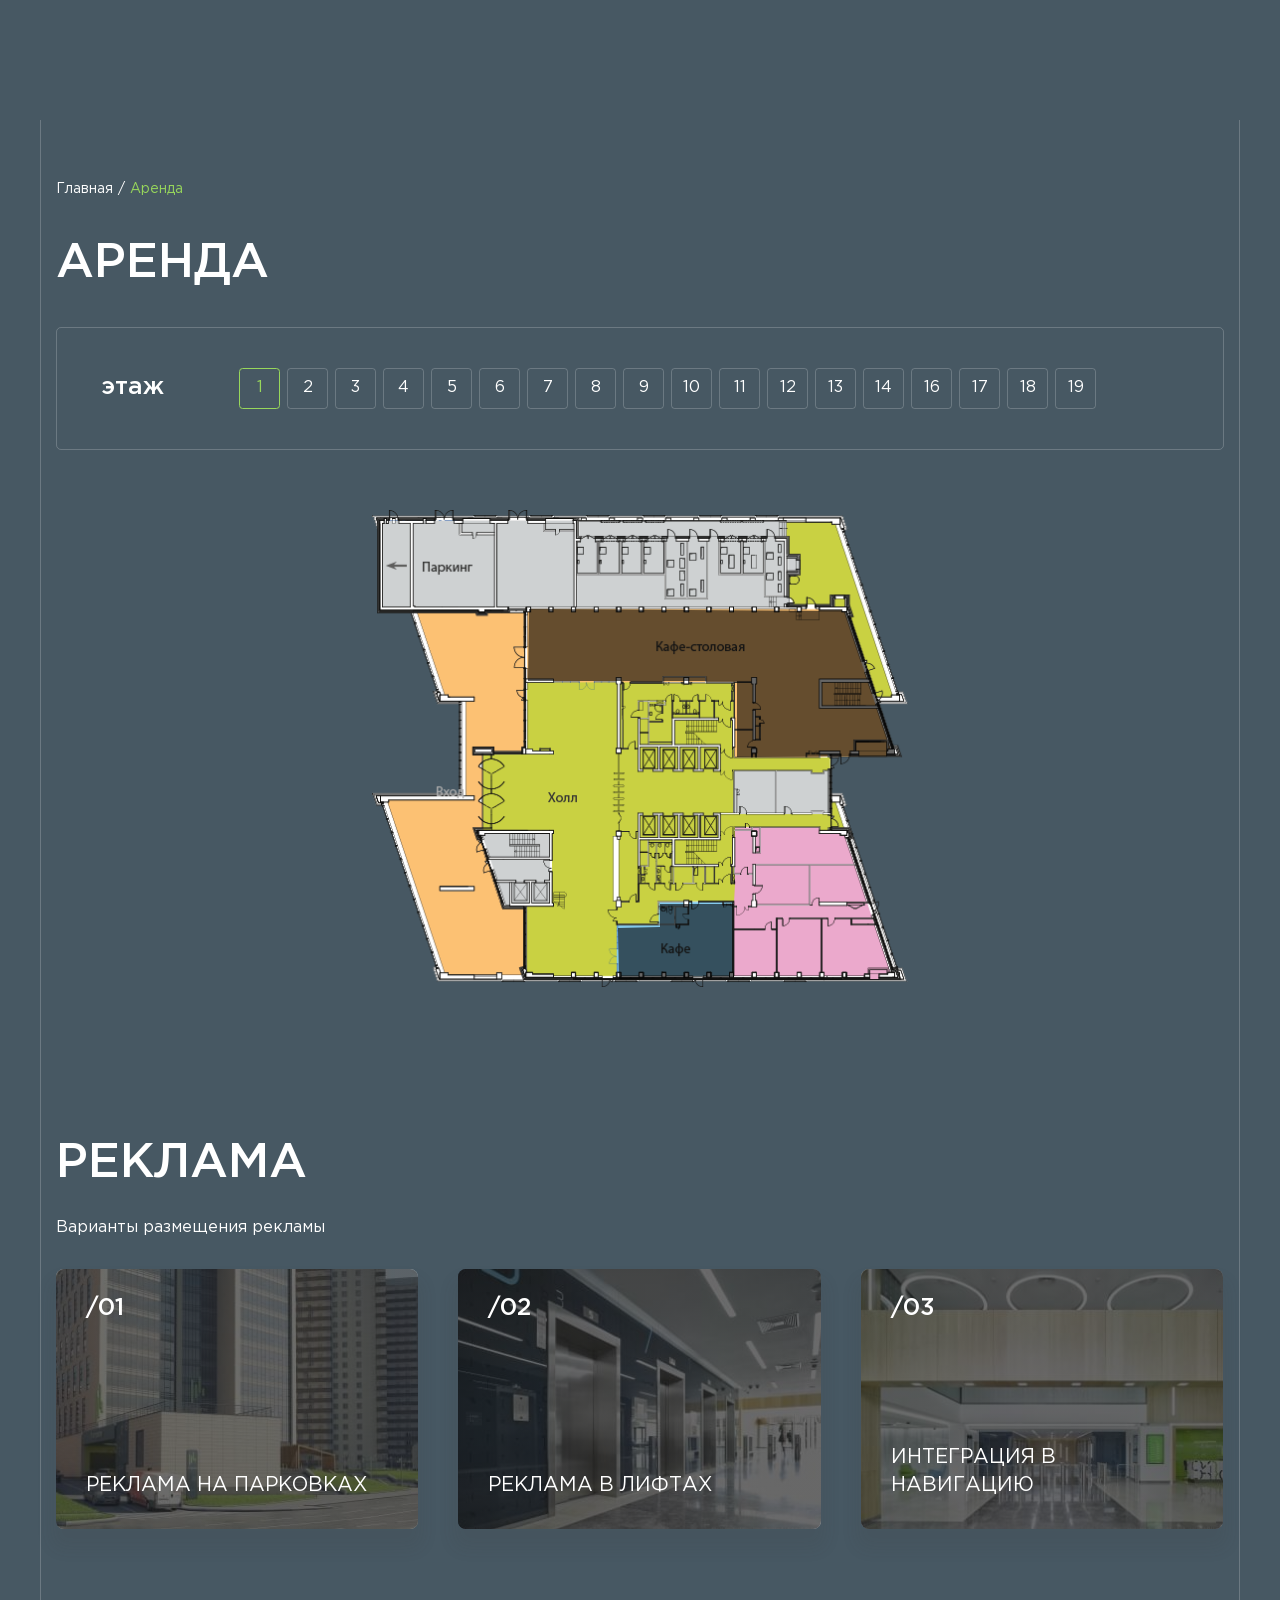
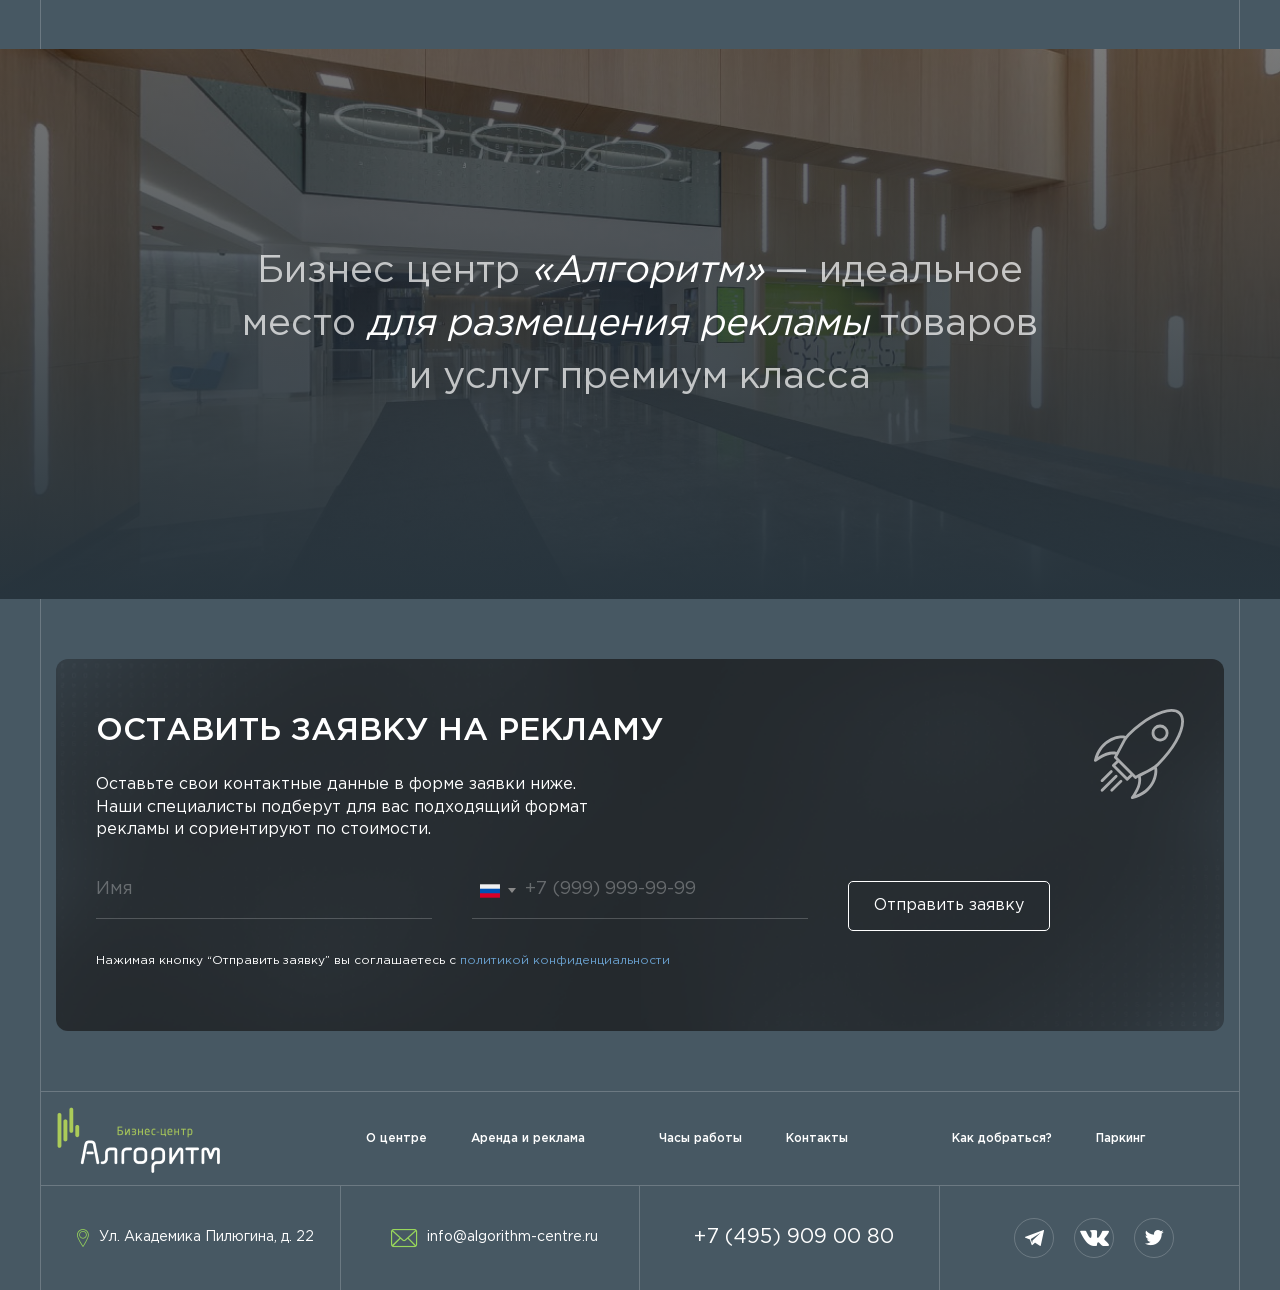
<file: index.html>
<!DOCTYPE html>
<html lang="ru">

<head>
  <meta charset="UTF-8">
<meta name="viewport" content="width=device-width, initial-scale=1.0">
<meta http-equiv="X-UA-Compatible" content="ie=edge">
<meta name="description" content="">
<meta name="robots" content="">
<link rel="short icon" href="">
<link rel="stylesheet" href="libs/swiper.min.css">
<link rel="stylesheet" href="libs/select2.min.css">
<link rel="stylesheet" href="css/style.min.css">
  <title>Аренда</title>
</head>

<body>
  <div class="wrapper">
    <!-- ?Подключение Header -->
    

<div class="popup js-popup-message choice-location">
    <div class="popup__wrapper">
        <div class="popup__inner">
          <div class="popup__content">
            <button class="popup__btn-close"></button>
            <div class="popup__head mb-30">
                <h4 class="popup__title">ОБРАТНАЯ СВЯЗЬ</h4>
                <p>Вы можете задать свой вопрос в форме ниже. Наши специалисты вскоре с вами свяжутся и проконсультируют по всем вопросам</p>
            </div>
            <form class="popup__form form mb-20" action="#">  
                <div class="form__wrapper mb-30">
                    <div class="form__row">
                        <div class="form__item">
                            <div class="form__input">
                                <input class="form__control form-control" placeholder="Имя" type="text">
                            </div>
                        </div>
                        <div class="form__item">
                            <div class="form__input">
                                <select id="choice-popup-contry">
                                <option data-countryflag="russia">Россия</option>
                                <option data-countryflag="uzbekistan">Узбекистан</option>
                            </select>
                            <input class="form__control form-control" placeholder="+7 (999) 999-99-99" type="tel">
                        </div>
                        </div>
                        <div class="form__item">
                                <div class="form__input">
                                    <input class="form__control form-control" placeholder="Ваш вопрос" type="text">
                                </div>
                        </div>
                    
                    </div>
                </div>  
                <button class="form__btn btn btn-any">Отправить заявку</button>
            </form>
            <div class="popup__any-text">
                Нажимая кнопку “Отправить заявку” вы соглашаетесь с <a href="#">политикой конфиденциальности</a>
            </div>
          </div>
        </div>
    </div>
</div>

    <!-- ?Основной контент -->
    <main class="main main--ind">
      <!-- Линии по побокам(Оболочка) -->
      <div class="content-wrapper">
        <!--? breadcrumb -->
        <div class="breadcrumb mb-30">
          <div class="container">
            <nav aria-label="breadcrumb" class="breadcrumb__nav">
              <ul class="breadcrumb__list">
                <li class="breadcrumb__item"><a href="index.html">Главная</a></li>
                <li class="breadcrumb__item active">Аренда</li>
              </ul>
            </nav>
          </div>
        </div>

        <!--? Rent -->
        <section class="rent mb-120">
          <div class="container">
            <div class="head mb-30">
              <h1 class="head__title title title-primary">Аренда</h1>
            </div>
            <div class="rent__wrapper">
              <div class="rent__floors floors-rent mb-60">
                <div class="floors-rent__row">
                  <div class="floors-rent__text">этаж</div>
                  <div class="floors-rent__items">
                    <div class="floors-pagination">
                      <button class="floors-pagination__item js-tab-btn active" data-tab="#floors-1">1</button>
                      <button class="floors-pagination__item js-tab-btn" data-tab="#floors-2">2</button>
                      <button class="floors-pagination__item js-tab-btn" data-tab="#floors-3">3</button>
                      <button class="floors-pagination__item js-tab-btn" data-tab="#floors-4">4</button>
                      <button class="floors-pagination__item js-tab-btn" data-tab="#floors-5">5</button>
                      <button class="floors-pagination__item js-tab-btn" data-tab="#floors-6">6</button>
                      <button class="floors-pagination__item js-tab-btn" data-tab="#floors-7">7</button>
                      <button class="floors-pagination__item js-tab-btn" data-tab="#floors-8">8</button>
                      <button class="floors-pagination__item js-tab-btn" data-tab="#floors-9">9</button>
                      <button class="floors-pagination__item js-tab-btn" data-tab="#floors-10">10</button>
                      <button class="floors-pagination__item js-tab-btn" data-tab="#floors-11">11</button>
                      <button class="floors-pagination__item js-tab-btn" data-tab="#floors-12">12</button>
                      <button class="floors-pagination__item js-tab-btn" data-tab="#floors-13">13</button>
                      <button class="floors-pagination__item js-tab-btn" data-tab="#floors-14">14</button>
                      <button class="floors-pagination__item js-tab-btn" data-tab="#floors-16">16</button>
                      <button class="floors-pagination__item js-tab-btn" data-tab="#floors-17">17</button>
                      <button class="floors-pagination__item js-tab-btn" data-tab="#floors-18">18</button>
                      <button class="floors-pagination__item js-tab-btn" data-tab="#floors-19">19</button>
                    </div>
                  </div>
                </div>
              </div>
              <div class="floors">
                <div class="floors__wrapper">
                  <div class="floors__container">
                  <div class="floors__tabs tabs">
                      <div class="floors__tabs-content tabs-content js-tab-content active" id="floors-1">
                        <div class="floors__item">
                            <img class="map" src="img/floors-image/floor.png" width="537px" height="480px" alt="" usemap="#floor-1">
                            <map name="floor-1">
                              <area data-zone="floor-1-zone-1" shape="poly" title="01A" alt="01A"
                                coords="157,99,475,101,524,246,365,247,365,171,156,171">
                              <area data-zone="floor-1-zone-2" shape="poly" title="01B" alt="01B"
                                coords="362,467,362,394,288,394,288,417,246,418,247,469">
                            </map>
                        </div>
                      </div>
                      <div class="floors__tabs-content tabs-content js-tab-content" id="floors-2">
                        <div class="floors__item">
                          <img class="map" src="img/floors-image/floor-2.png" width="537" height="480"
                            alt="" usemap="#floor-2">
                          <map name="floor-2">
                            <area data-zone="floor-2-zone-1" shape="poly" title="02A" alt="02A"
                              coords="72,11,270,11,270,96,271,101,182,101,182,191,71,191">
                            <area data-zone="floor-2-zone-2" shape="poly" title="02B" alt="02B"
                              coords="272,10,467,11,525,188,445,187,447,290,350,290,352,100,273,100">
                            <area data-zone="floor-2-zone-3" shape="poly" title="02C" alt="02C"
                              coords="15,292,101,292,101,379,42,379">
                            <area data-zone="floor-2-zone-4" shape="poly" title="02D" alt="02D"
                              coords="357,293,465,293,525,469,183,468,183,379,356,379">
                          </map>
                        </div>
                      </div>
                      <div class="floors__tabs-content tabs-content js-tab-content" id="floors-3">
                        <div class="floors__item">
                          <img class="map" src="img/floors-image/floor-3.png" width="537" height="480"
                            alt="" usemap="#floor-3">
                          <map name="floor-3">
                            <area data-zone="floor-3-zone-1"  shape="poly" coords="16,10,270,11,270,102,184,102,183,203,165,203,164,275,185,275,185,288,94,288,95,187,73,187,73,186" title="03A" alt="03A">
                            <area data-zone="floor-3-zone-2"  shape="poly" coords="273,11,466,12,524,186,445,187,446,291,357,293,356,275,377,274,376,203,357,203,357,99,273,100"  title="03B" alt="03B">
                            <area data-zone="floor-3-zone-3"  shape="poly" coords="15,291,104,291,104,287,183,287,184,379,240,380,239,468,73,467" title="03C" alt="03C">
                            <area data-zone="floor-3-zone-4"  shape="poly" coords="357,293,466,292,525,467,240,467,240,384,274,384,273,378,357,379,357,378" title="03D" alt="03D">
                          </map>
                        </div>
                      </div>
                      <div class="floors__tabs-content tabs-content js-tab-content" id="floors-4">
                        <div class="floors__item">
                          <img class="map" src="img/floors-image/floor-4.png" width="537" height="480"
                            alt="" usemap="#floor-4">
                          <map name="floor-4">
                            <area data-zone="floor-4-zone-1" shape="poly" coords="16,11,270,11,271,102,354,103,355,179,330,179,330,123,252,124,252,178,223,179,222,123,209,123,208,296,183,297,184,379,240,380,240,468,74,467,15,291,95,291,94,187,73,187" title="04A" alt="04A">
                            <area data-zone="floor-4-zone-2" shape="poly" coords="272,10,466,11,525,186,445,187,446,287,446,291,466,291,524,467,241,467,241,376,186,375,187,297,208,297,209,341,222,341,223,301,252,300,253,354,331,355,330,179,356,179,354,102,272,101" title="04B" alt="04B">
                          </map>
                        </div>
                      </div>
                      <div class="floors__tabs-content tabs-content js-tab-content" id="floors-5">
                        <div class="floors__item">
                          <img class="map" src="img/floors-image/floor-5.png" width="537" height="480"
                            alt="" usemap="#floor-5">
                          <map name="floor-5">
                            <area data-zone="floor-5-zone-1" shape="poly" coords="15,11,298,12,298,55,271,54,272,101,354,102,354,179,330,180,330,124,253,124,253,180,223,180,223,124,209,123,209,296,187,297,187,287,181,287,181,295,183,295,183,377,240,378,239,468,73,467,15,292,95,292,94,186,73,187" title="05A" alt="05A">
                            <area data-zone="floor-5-zone-2" shape="poly" coords="298,11,467,12,525,189,445,187,446,291,466,291,525,468,240,468,241,377,183,377,184,296,210,296,210,340,223,340,222,300,252,300,253,348,254,354,331,354,330,179,354,179,354,101,272,100,271,54,298,54" title="05B" alt="05B">
                          </map>
                        </div>
                      </div>
                      <div class="floors__tabs-content tabs-content js-tab-content" id="floors-6">
                        <div class="floors__item">
                          <img class="map" src="img/floors-image/floor-6.png" width="537" height="480"
                            alt="" usemap="#floor-6">
                          <map name="floor-6">
                            <area data-zone="floor-6-zone-1" shape="poly" coords="15,11,298,12,298,55,271,54,272,101,354,102,354,179,330,180,330,124,253,124,253,180,223,180,223,124,209,123,209,296,187,297,187,287,181,287,181,295,183,295,183,377,240,378,239,468,73,467,15,292,95,292,94,186,73,187" title="06A" alt="06A">
                            <area data-zone="floor-6-zone-2" shape="poly" coords="298,11,467,12,525,189,445,187,446,291,466,291,525,468,240,468,241,377,183,377,184,296,210,296,210,340,223,340,222,300,252,300,253,348,254,354,331,354,330,179,354,179,354,101,272,100,271,54,298,54" title="06B" alt="06B">
                          </map>
                        </div>
                      </div> 
                      <div class="floors__tabs-content tabs-content js-tab-content" id="floors-7">
                        <div class="floors__item">
                          <img class="map" src="img/floors-image/floor-7.png" width="537" height="480"
                            alt="" usemap="#floor-7">
                          <map name="floor-7">
                            <area data-zone="floor-7-zone-1" shape="poly" coords="16,11,270,11,271,102,354,103,355,179,330,179,330,123,252,124,252,178,223,179,222,123,209,123,208,296,183,297,184,379,240,380,240,468,74,467,15,291,95,291,94,187,73,187" title="07A" alt="07A">
                            <area data-zone="floor-7-zone-2" shape="poly" coords="272,10,466,11,525,186,445,187,446,287,446,291,466,291,524,467,241,467,241,376,186,375,187,297,208,297,209,341,222,341,223,301,252,300,253,354,331,355,330,179,356,179,354,102,272,101" title="07B" alt="07B">
                          </map>
                        </div>
                      </div> 
                      <div class="floors__tabs-content tabs-content js-tab-content" id="floors-8">
                        <div class="floors__item">
                          <img class="map" src="img/floors-image/floor-8.png" width="537" height="480"
                            alt="" usemap="#floor-8">
                          <map name="floor-8">
                            <area data-zone="floor-8-zone-1" shape="poly" coords="16,11,270,11,271,102,354,103,355,179,330,179,330,123,252,124,252,178,223,179,222,123,209,123,208,296,183,297,184,379,241,380,241,468,74,467,15,291,95,291,94,187,73,187" title="08A" alt="08A">
                            <area data-zone="floor-8-zone-2" shape="poly" coords="272,10,466,11,525,186,445,187,446,287,446,291,466,291,524,467,241,467,241,376,186,375,187,297,208,297,209,341,222,341,223,301,252,300,253,354,331,355,330,179,356,179,354,102,272,101" title="08B" alt="08B">
                          </map>
                        </div>
                      </div> 
                      <div class="floors__tabs-content tabs-content js-tab-content" id="floors-9">
                        <div class="floors__item">
                          <img class="map" src="img/floors-image/floor-9.png" width="537" height="480"
                            alt="" usemap="#floor-9">
                          <map name="floor-9">
                            <area data-zone="floor-9-zone-1" shape="poly" coords="16,11,281,11,281,102,354,103,355,179,330,179,330,123,252,124,252,178,223,179,222,123,209,123,208,296,183,297,184,379,241,380,241,468,74,467,15,291,95,291,94,187,73,187" title="09A" alt="09A">
                            <area data-zone="floor-9-zone-2" shape="poly" coords="281,10,466,11,525,186,445,187,446,287,446,291,466,291,524,467,241,467,241,376,186,375,187,297,208,297,209,341,222,341,223,301,252,300,253,354,331,355,330,179,356,179,354,102,281,101" title="09B" alt="09B">
                          </map>
                        </div>
                      </div> 
                      <div class="floors__tabs-content tabs-content js-tab-content" id="floors-10">
                        <div class="floors__item">
                          <img class="map" src="img/floors-image/floor-10.png" width="537" height="480"
                            alt="" usemap="#floor-10">
                          <map name="floor-10">
                            <area data-zone="floor-10-zone-1" shape="poly" coords="16,11,281,11,281,102,354,103,355,179,330,179,330,123,252,124,252,178,223,179,222,123,209,123,208,296,183,297,184,379,241,380,241,468,74,467,15,291,95,291,94,187,73,187" title="010A" alt="010A">
                            <area data-zone="floor-10-zone-2" shape="poly" coords="281,10,466,11,525,186,445,187,446,287,446,291,466,291,524,467,241,467,241,376,186,375,187,297,208,297,209,341,222,341,223,301,252,300,253,354,331,355,330,179,356,179,354,102,281,101" title="010B" alt="010B">
                          </map>
                        </div>
                      </div> 
                      <div class="floors__tabs-content tabs-content js-tab-content" id="floors-11">
                        <div class="floors__item">
                          <img class="map" src="img/floors-image/floor-11.png" width="537" height="480"
                            alt="" usemap="#floor-11">
                          <map name="floor-11">
                            <area data-zone="floor-11-zone-1" shape="poly" coords="17,12,268,12,267,100,184,102,186,205,164,204,164,274,187,275,186,290,96,290,95,187,73,187" title="011A" alt="011A">
                            <area data-zone="floor-11-zone-2" shape="poly" coords="270,12,466,12,523,187,443,187,444,290,352,290,352,273,375,274,376,204,352,204,357,102,269,100" title="011B" alt="011B">
                            <area data-zone="floor-11-zone-3" shape="poly" coords="356,292,466,292,524,467,75,468,17,293,183,291,183,378,356,378" title="011C" alt="011C">
                          </map>
                        </div>
                      </div> 
                      <div class="floors__tabs-content tabs-content js-tab-content" id="floors-12">
                        <div class="floors__item">
                          <img class="map" src="img/floors-image/floor-12.png" width="537" height="480"
                            alt="" usemap="#floor-12">
                          <map name="floor-12">
                            <area data-zone="floor-12-zone-1" shape="poly" coords="17,12,268,12,267,100,184,102,186,205,164,204,164,274,187,275,186,290,96,290,95,187,73,187" title="012A" alt="012A">
                            <area data-zone="floor-12-zone-2" shape="poly" coords="270,12,466,12,523,187,443,187,444,290,352,290,352,273,375,274,376,204,352,204,357,102,269,100" title="012B" alt="012B">
                            <area data-zone="floor-12-zone-3" shape="poly" coords="356,292,466,292,524,467,75,468,17,293,183,291,183,378,356,378" title="012C" alt="012C">
                          </map>
                        </div>
                      </div> 
                      <div class="floors__tabs-content tabs-content js-tab-content" id="floors-13">
                        <div class="floors__item">
                          <img class="map" src="img/floors-image/floor-13.png" width="537" height="480"
                            alt="" usemap="#floor-13">
                          <map name="floor-13">
                            <area data-zone="floor-13-zone-1" shape="poly" coords="16,11,283,11,282,97,283,100,183,101,182,205,164,204,164,274,182,275,181,290,96,290,94,187,72,187" title="013A" alt="013A">
                            <area data-zone="floor-13-zone-2" shape="poly" coords="284,10,466,12,525,187,445,187,446,291,466,292,525,468,75,468,16,292,183,292,183,298,207,298,210,342,222,342,222,303,251,303,253,355,330,355,331,179,356,181,357,100,284,100" title="013B" alt="013B">
                          </map>
                        </div>
                      </div> 
                      <div class="floors__tabs-content tabs-content js-tab-content" id="floors-14">
                        <div class="floors__item">
                          <img class="map" src="img/floors-image/floor-14.png" width="537" height="480"
                            alt="" usemap="#floor-14">
                          <map name="floor-14">
                            <area data-zone="floor-14-zone-1" shape="poly" coords="13,9,284,10,283,101,354,100,354,180,329,180,329,124,252,124,252,179,221,179,221,145,209,145,209,300,190,300,188,362,189,376,216,377,216,383,272,384,272,425,299,425,299,469,72,469,14,290,94,290,94,188,73,188" title="014A" alt="014A">
                            <area data-zone="floor-14-zone-2" shape="poly" coords="284,8,283,101,355,100,354,180,330,180,330,352,253,352,252,298,220,298,220,340,209,340,209,300,189,300,188,376,272,384,272,425,299,425,299,469,528,468,465,289,446,288,446,188,528,188,470,9" title="014B" alt="014B">
                          </map>
                        </div>
                      </div> 
                      <div class="floors__tabs-content tabs-content js-tab-content" id="floors-16">
                        <div class="floors__item">
                          <img class="map" src="img/floors-image/floor-16.png" width="537" height="480"
                            alt="" usemap="#floor-16">
                          <map name="floor-16">
                            <area data-zone="floor-16-zone-1" shape="poly" coords="15,11,468,12,528,189,330,190,331,123,208,123,208,300,184,300,185,377,230,378,230,468,72,468,15,292,95,291,92,186,72,185" title="016A" alt="016A">
                            <area data-zone="floor-16-zone-2" shape="poly" coords="331,190,450,190,450,291,468,291,525,467,233,467,231,377,188,376,189,300,209,300,209,353,222,354,223,300,251,299,253,354,331,355" title="016B" alt="016B">
                          </map>
                        </div>
                      </div> 
                      <div class="floors__tabs-content tabs-content js-tab-content" id="floors-17">
                        <div class="floors__item">
                          <img class="map" src="img/floors-image/floor-17.png" width="537" height="480"
                            alt="" usemap="#floor-17">
                          <map name="floor-17">
                            <area data-zone="floor-17-zone-1" shape="poly" coords="16,12,74,187,96,187,96,292,16,292,73,466,75,469,239,468,237,376,186,377,186,299,209,299,208,124,223,125,222,179,252,180,253,124,329,124,331,180,353,179,352,102,283,101,282,9" title="017A" alt="017A">
                            <area data-zone="floor-17-zone-2" shape="poly" coords="282,9,283,101,353,101,355,189,526,190,468,8" title="017B" alt="017B">
                            <area data-zone="floor-17-zone-3" shape="poly" coords="329,179,355,179,355,189,445,190,445,291,466,291,524,469,239,471,237,376,186,377,187,298,209,299,209,341,222,341,221,298,253,298,254,352,330,353" title="017C" alt="017C">
                          </map>
                        </div>
                      </div> 
                      <div class="floors__tabs-content tabs-content js-tab-content" id="floors-18">
                        <div class="floors__item">
                          <img class="map" src="img/floors-image/floor-18.png" width="537" height="480"
                            alt="" usemap="#floor-18">
                          <map name="floor-18">
                            <area data-zone="floor-18-zone-1" shape="poly" coords="15,11,467,11,525,187,446,188,446,286,463,286,525,467,270,468,271,353,331,353,331,124,253,124,254,180,222,179,222,145,209,145,210,340,223,341,223,330,254,330,254,352,271,353,270,468,73,467,14,290,95,290,93,187,73,187" title="018A" alt="018A">
                          </map>
                        </div>
                      </div> 
                      <div class="floors__tabs-content tabs-content js-tab-content" id="floors-19">
                        <div class="floors__item">
                          <img class="map" src="img/floors-image/floor-19.png" width="537" height="480"
                            alt="" usemap="#floor-19">
                          <map name="floor-19">
                            <area data-zone="floor-19-zone-1" shape="poly" coords="13,9,284,10,283,101,354,100,354,180,329,180,329,124,252,124,252,179,221,179,221,145,209,145,209,300,190,300,188,362,189,376,216,377,216,383,270,384,269,469,72,469,14,290,94,290,94,188,73,188" title="019A" alt="019A">
                            <area data-zone="floor-19-zone-2" shape="poly" coords="284,8,283,101,355,100,354,180,330,180,330,352,253,352,252,298,220,298,220,340,209,340,209,300,189,300,188,376,270,377,269,470,528,468,465,289,446,288,446,188,528,188,470,9" title="019B" alt="019B">
                          </map>
                        </div>
                      </div> 
                  </div>
                </div>
                  <!-- Area с контентанми -->
                  <div class="area">
                    <!-- Floors-1 -->
                    <div class="area-floors area-floor-1">
                      <div class="area-block floor1-zone-1" data-id="floor-1-zone-1" style="display: none;">
                        <div class="baloon"><b>01A</b><br>453 м<sup>2</sup><br><b>сдано</b>
                        </div>
                      </div>
                      <div class="area-block floor1-zone-2" data-id="floor-1-zone-2" style="display: none;">
                        <div class="baloon"><b>01B</b><br>105.8 м<sup>2</sup><br><b>сдано</b>
                        </div>
                      </div>
                    </div>

                    <!-- Floors-2 -->
                    <div class="area-floors area-floor-2">
                      <div class="area-block floor2-zone-1" data-id="floor-2-zone-1" style="display: none;">
                        <div class="baloon"><b>02A</b><br>301.45 м<sup>2</sup><br><b>сдано</b></div>
                      </div>
                      <div class="area-block floor2-zone-2" data-id="floor-2-zone-2" style="display: none;">
                        <div class="baloon"><b>02B</b><br>430.12 м<sup>2</sup><br><b>сдано</b></div>
                      </div>
                      <div class="area-block floor2-zone-3" data-id="floor-2-zone-3" style="display: none;">
                        <div class="baloon"><b>02C</b><br>56.9 м<sup>2</sup><br><b>сдано</b></div>
                      </div>
                      <div class="area-block floor2-zone-4" data-id="floor-2-zone-4" style="display: none;">
                        <div class="baloon"><b>02D</b><br>430.98 м<sup>2</sup><br><b>сдано</b></div>
                      </div>
                    </div>

                     <!-- Floors-3 -->
                     <div class="area-floors area-floor-3">
                          <div class="area-block floor3-zone-1" data-id="floor-3-zone-1" style="display: none;">
                            <div class="baloon"><b>03A</b><br>79.14 м<sup>2</sup><br><b>сдано</b></div>
                          </div>
                          <div class="area-block floor3-zone-2" data-id="floor-3-zone-2" style="display: none;">
                            <div class="baloon"><b>03B</b><br>317.25 м<sup>2</sup><br><b>сдано</b></div>
                          </div>
                          <div class="area-block floor3-zone-3" data-id="floor-3-zone-3" style="display: none;">
                            <div class="baloon"><b>03C</b><br>327.24 м<sup>2</sup><br><b>сдано</b></div>
                          </div>
                          <div class="area-block floor3-zone-4" data-id="floor-3-zone-4" style="display: none;">
                            <div class="baloon"><b>03D</b><br>384.44 м<sup>2</sup><br><b>сдано</b></div>
                          </div>
                     </div>

                     <!-- Floors-4 -->
                     <div class="area-floors area-floor-4">
                        <div class="area-block floor4-zone-1" data-id="floor-4-zone-1" style="display: none;">
                          <div class="baloon"><b>04A</b><br>840.43 м<sup>2</sup><br><b>сдано</b></div>
                        </div>
                        <div class="area-block floor4-zone-2" data-id="floor-4-zone-2" style="display: none;">
                          <div class="baloon"><b>04B</b><br>898.05 м<sup>2</sup><br><b>сдано</b></div>
                        </div>
                     </div>

                     <!-- Floors-5 -->
                     <div class="area-floors area-floor-5">
                        <div class="area-block floor5-zone-1" data-id="floor-5-zone-1" style="display: none;">
                          <div class="baloon"><b>05A</b><br>852.8 м<sup>2</sup><br><b>сдано</b></div>
                        </div>
                        <div class="area-block floor5-zone-2" data-id="floor-5-zone-2" style="display: none;">
                          <div class="baloon"><b>05B</b><br>882.7 м<sup>2</sup><br><b>сдано</b></div>
                        </div>
                     </div>

                     <!-- Floors-6 -->
                     <div class="area-floors area-floor-6">
                        <div class="area-block floor6-zone-1" data-id="floor-6-zone-1" style="display: none;">
                          <div class="baloon"><b>06A</b><br>852.8 м<sup>2</sup><br><b>сдано</b></div>
                        </div>
                        <div class="area-block floor6-zone-2" data-id="floor-6-zone-2" style="display: none;">
                          <div class="baloon"><b>06B</b><br>699.15 м<sup>2</sup><br><b>сдано</b></div>
                        </div>
                     </div>
                   
                     <!-- Floors-7 -->
                     <div class="area-floors area-floor-7">
                          <div class="area-block floor7-zone-1" data-id="floor-7-zone-1" style="display: none;">
                            <div class="baloon"><b>07A</b><br>838.18 м<sup>2</sup><br><b>сдано</b></div>
                          </div>
                          <div class="area-block floor7-zone-2" data-id="floor-7-zone-2" style="display: none;">
                            <div class="baloon"><b>07B</b><br>894 м<sup>2</sup><br><b>сдано</b></div>
                          </div>
                     </div>

                     <!-- Floors-8 -->
                     <div class="area-floors area-floor-8">
                          <div class="area-block floor8-zone-1" data-id="floor-8-zone-1" style="display: none;">
                            <div class="baloon"><b>08A</b><br>840.59 м<sup>2</sup><br><b>сдано</b></div>
                          </div>
                          <div class="area-block floor8-zone-2" data-id="floor-8-zone-2" style="display: none;">
                            <div class="baloon"><b>08B</b><br>886.73 м<sup>2</sup><br><b>сдано</b></div>
                          </div>
                     </div>

                     <!-- Floors-9 -->
                     <div class="area-floors area-floor-9">
                          <div class="area-block floor9-zone-1" data-id="floor-9-zone-1" style="display: none;">
                            <div class="baloon"><b>09A</b><br>842.81 м<sup>2</sup><br><b>сдано</b></div>
                          </div>
                          <div class="area-block floor9-zone-2" data-id="floor-9-zone-2" style="display: none;">
                            <div class="baloon"><b>09B</b><br>870.8 м<sup>2</sup><br><b>сдано</b></div>
                          </div>
                     </div>

                     <!-- Floors-10 -->
                     <div class="area-floors area-floor-10">
                          <div class="area-block floor10-zone-1" data-id="floor-10-zone-1" style="display: none;">
                            <div class="baloon"><b>10A</b><br>842.51 м<sup>2</sup><br><b>сдано</b></div>
                          </div>
                          <div class="area-block floor10-zone-2" data-id="floor-10-zone-2" style="display: none;">
                            <div class="baloon"><b>10B</b><br>869.19 м<sup>2</sup><br><b>сдано</b></div>
                          </div>
                     </div>

                     <!-- Floors-11 -->
                     <div class="area-floors area-floor-11">
                        <div class="area-block floor11-zone-1" data-id="floor-11-zone-1" style="display: none;">
                          <div class="baloon"><b>11A</b><br>418.67 м<sup>2</sup><br><b>сдано</b></div>
                        </div>
                        <div class="area-block floor11-zone-2" data-id="floor-11-zone-2" style="display: none;">
                          <div class="baloon"><b>11B</b><br>421.83 м<sup>2</sup><br><b>сдано</b></div>
                        </div>
                        <div class="area-block floor11-zone-3" data-id="floor-11-zone-3" style="display: none;">
                          <div class="baloon"><b>11C</b><br>669.27 м<sup>2</sup><br><b>сдано</b></div>
                        </div>
                     </div>

                     <!-- Floors-12 -->
                     <div class="area-floors area-floor-12">
                        <div class="area-block floor12-zone-1" data-id="floor-12-zone-1" style="display: none;">
                          <div class="baloon"><b>12A</b><br>418.67 м<sup>2</sup><br><b>сдано</b></div>
                        </div>
                        <div class="area-block floor12-zone-2" data-id="floor-12-zone-2" style="display: none;">
                          <div class="baloon"><b>12B</b><br>421.83 м<sup>2</sup><br><b>сдано</b></div>
                        </div>
                        <div class="area-block floor12-zone-3" data-id="floor-12-zone-3" style="display: none;">
                          <div class="baloon"><b>12C</b><br>669.27 м<sup>2</sup><br><b>сдано</b></div>
                        </div>
                     </div>

                     <!-- Floors-13 -->
                     <div class="area-floors area-floor-13">
                        <div class="area-block floor13-zone-1" data-id="floor-13-zone-1" style="display: none;">
                          <div class="baloon"><b>13A</b><br>431.88 м<sup>2</sup><br><b>сдано</b></div>
                        </div>
                        <div class="area-block floor13-zone-2" data-id="floor-13-zone-2" style="display: none;">
                          <div class="baloon"><b>13B</b><br>1176.07 м<sup>2</sup><br><b>сдано</b></div>
                        </div>
                     </div>

                      <!-- Floors-14 -->
                     <div class="area-floors area-floor-14">
                        <div class="area-block floor14-zone-1" data-id="floor-14-zone-1" style="display: none;">
                          <div class="baloon"><b>14A</b><br>865.97 м<sup>2</sup><br><b>сдано</b></div>
                        </div>
                        <div class="area-block floor14-zone-2" data-id="floor-14-zone-2" style="display: none;">
                          <div class="baloon"><b>14B</b><br>865.49 м<sup>2</sup><br><b>сдано</b></div>
                        </div>
                     </div>

                      <!-- Floors-16 -->
                      <div class="area-floors area-floor-16">
                        <div class="area-block floor16-zone-1" data-id="floor-16-zone-1" style="display: none;">
                          <div class="baloon"><b>16A</b><br><br><b>сдано</b></div>
                        </div>
                        <div class="area-block floor16-zone-2" data-id="floor-16-zone-2" style="display: none;">
                          <div class="baloon"><b>16B</b><br>523 м<sup>2</sup><br><b>сдано</b></div>
                        </div>
                     </div>

                      <!-- Floors-17 -->
                      <div class="area-floors area-floor-17">
                        <div class="area-block floor17-zone-1" data-id="floor-17-zone-1" style="display: none;">
                          <div class="baloon"><b>17A</b><br>943.6 м<sup>2</sup><br><b>сдано</b></div>
                        </div>
                        <div class="area-block floor17-zone-2" data-id="floor-17-zone-2" style="display: none;">
                          <div class="baloon"><b>17B</b><br>327 м<sup>2</sup><br><b>сдано</b></div>
                        </div>
                        <div class="area-block floor17-zone-3" data-id="floor-17-zone-3" style="display: none;">
                          <div class="baloon"><b>17C</b><br>523 м<sup>2</sup><br><b>сдано</b></div>
                        </div>
                     </div>
                    
                      <!-- Floors-18 -->
                      <div class="area-floors area-floor-18">
                        <div class="area-block floor18-zone-1" data-id="floor-18-zone-1" style="display: none;">
                          <div class="baloon"><b>18A</b><br>1796.51 м<sup>2</sup><br><b>сдано</b></div>
                        </div>
                     </div>

                      <!-- Floors-19 -->
                      <div class="area-floors area-floor-19">
                        <div class="area-block floor19-zone-1" data-id="floor-19-zone-1" style="display: none;">
                          <div class="baloon"><b>19A</b><br>840.43 м<sup>2</sup><br><b>сдано</b></div>
                        </div>
                        <div class="area-block floor19-zone-2" data-id="floor-19-zone-2" style="display: none;">
                          <div class="baloon"><b>19B</b><br>898.05 м<sup>2</sup><br><b>сдано</b></div>
                        </div>
                     </div>
                  </div>
              </div>
            </div>
          </div>

        </section>

        <!--? Prom -->
        <section class="prom pb-120">
          <div class="container">
            <div class="head mb-30">
              <h2 class="head__title title title-primary">реклама</h2>
              <p>Варианты размещения рекламы</p>
            </div>
            <div class="grid grid-primary">
              <div class="grid__item">
                <div class="any-card bg-image" style="background-image: url(img/prom/prom-image-1.jpg);">
                  <div class="any-card__content">
                    <div class="any-card__number">/01</div>
                    <div class="any-card__text">Реклама на парковках</div>
                  </div>
                </div>
              </div>
              <div class="grid__item">
                <div class="any-card bg-image" style="background-image: url(img/prom/prom-image-2.jpg);">
                  <div class="any-card__content">
                    <div class="any-card__number">/02</div>
                    <div class="any-card__text">Реклама в лифтах</div>
                  </div>
                </div>
              </div>
              <div class="grid__item">
                <div class="any-card bg-image" style="background-image: url(img/prom/prom-image-3.jpg);">
                  <div class="any-card__content">
                    <div class="any-card__number">/03</div>
                    <div class="any-card__text">Интеграция в навигацию</div>
                  </div>
                </div>
              </div>
            </div>
          </div>
        </section>

      </div>
      <!--? Text block  -->
      <section class="text-block text-block--gradient bg-image"
        style="background-image: url(img/text-block/bg-text-block.png);">
        <div class="text-block__container container">
          <div class="text-block__content">
            Бизнес центр <span class="text-block__any">«Алгоритм»</span> — идеальное место <span
              class="text-block__any">для размещения рекламы</span> товаров и услуг премиум класса
          </div>
          <div class="text-block__social">
            <div class="social">
              <a href="#" class="social__item"><span class="i-telegram"></span></a>
              <a href="#" class="social__item"><span class="i-vk"></span></a>
            </div>
          </div>
        </div>
      </section>

      <div class="content-wrapper">
        <!--? Claim -->
        <section class="claim mb-60">
          <div class="container">
            <div class="claim__content bg-image" style="background-image: url(img/claim/claim-bg.png);">
              <div class="claim__image">
                <img src="img/claim/claim-rocket.svg" width="90" height="90" alt="">
              </div>
              <div class="claim__head head mb-40">
                <h3 class="claim__title title title-any">оставить заявку на рекламу</h3>
                <p>Оставьте свои контактные данные в форме заявки ниже. Наши специалисты подберут для вас подходящий
                  формат рекламы и сориентируют по стоимости.</p>
              </div>
              <form class="claim__form form" action="#">
                <div class="form__wrapper mb-20">
                  <div class="form__row">
                    <div class="form__item">
                      <div class="form__input">
                        <input class="form__control form-control" placeholder="Имя" type="text">
                      </div>
                    </div>
                    <div class="form__item">
                      <div class="form__input">
                        <select id="choice-country">
                          <option data-countryflag="russia">Россия</option>
                          <option data-countryflag="uzbekistan">Узбекистан</option>
                        </select>
                        <input class="form__control form-control" placeholder="+7 (999) 999-99-99" type="tel">
                      </div>
                    </div>
                    <div class="form__item">
                      <button class="form__btn btn btn-primary">Отправить заявку</button>
                    </div>
                  </div>
                </div>
                <div class="form__politic">Нажимая кнопку “Отправить заявку” вы соглашаетесь с <a href="#">политикой
                    конфиденциальности</a></div>
              </form>
            </div>
          </div>
        </section>
        <!--? Contacts -->
        <section class="info">
          <div class="info__top">
            <div class="container">
              <div class="info__top-row">
                <div class="info__logo logo">
                  <a href="index.html" class="logo__wrap">
                    <img src="img/logo.png" width="170" height="77" alt="">
                  </a>
                </div>
                <nav class="info__nav nav-info">
                  <div class="nav-info__row">
                    <div class="nav-info__item">
                      <a href="#">О центре</a>
                      <a href="#">Аренда и реклама</a>
                    </div>
                    <div class="nav-info__item">
                      <a href="#">Часы работы</a>
                      <a href="#">Контакты</a>
                    </div>
                    <div class="nav-info__item">
                      <a href="#">Как добраться?</a>
                      <a href="#">Паркинг</a>
                    </div>
                  </div>
                </nav>
              </div>
            </div>

          </div>
          <div class="info__bottom-row">
            <div class="info__item">
              <div class="info__item-block">
                <span class="info__item-icon i-location"></span>
                <p>Ул. Академика Пилюгина, д. 22</p>
              </div>
            </div>
            <div class="info__item">
              <div class="info__item-block">
                <span class="info__item-icon i-convert"></span>
                <a href="mailto:info@algorithm-centre.ru">info@algorithm-centre.ru</a>
              </div>
            </div>
            <div class="info__item">
              <a href="tel:+7(495)9090080" class="info__item-tel">+7 (495) 909 00 80</a>
            </div>
            <div class="info__item info__item--none">
              <div class="social">
                <a href="#" class="social__item"><span class="i-telegram"></span></a>
                <a href="#" class="social__item"><span class="i-vk"></span></a>
                <a href="#" class="social__item"><span class="i-twitter"></span></a>
              </div>
            </div>
          </div>
        </section>
      </div>
    </main>
    <!-- ?Подключение Footer -->
    <footer class="footer">
    <div class="container">
        
    </div>
</footer>

  </div>
  <script src="https://code.jquery.com/jquery-3.6.0.min.js"></script>
<script src="https://api-maps.yandex.ru/2.1/?apikey=b6a870ec-d914-424a-a003-b2d702a5d3db&amp;lang=ru_RU" type="text/javascript"></script>
<script src="libs/jquery.maphilight.js"></script>
<script src="libs/select2.min.js"></script>
<script src="libs/swiper.min.js"></script>
<script src="js/main.js"></script>
 <script >
    var myMap;
    ymaps.ready(init);
    function init() {
        myMap = new ymaps.Map('map', {
            center: [41.28496400103806, 69.25303541677091], 
            zoom: 17, 
          }, 
          {
            searchControlProvider: 'yandex#search'
          });
         
           myCollectionPin = new ymaps.GeoObjectCollection({}, {
              iconLayout: 'default#image',
              iconImageHref: 'img/metka.png',
              iconImageSize: [40, 55],
          });
           var mainLocation = [
             {
              coords: [41.28496400103806, 69.25303541677091],
              hintContent: 'Алгоритм',
              ballonContentText: 'Алгоритм'
             },
          ]
          mainLocation.forEach(el => {
            var mark = new ymaps.Placemark(el.coords, {
              hintContent: el.hintContent,
              balloonContent: `<span class="text">${el.ballonContentText}</span>`,
            });
            myCollectionPin.add(mark)
          });
          myMap.geoObjects.add(myCollectionPin);  
      }
</script> 
</body>

</html>
</file>
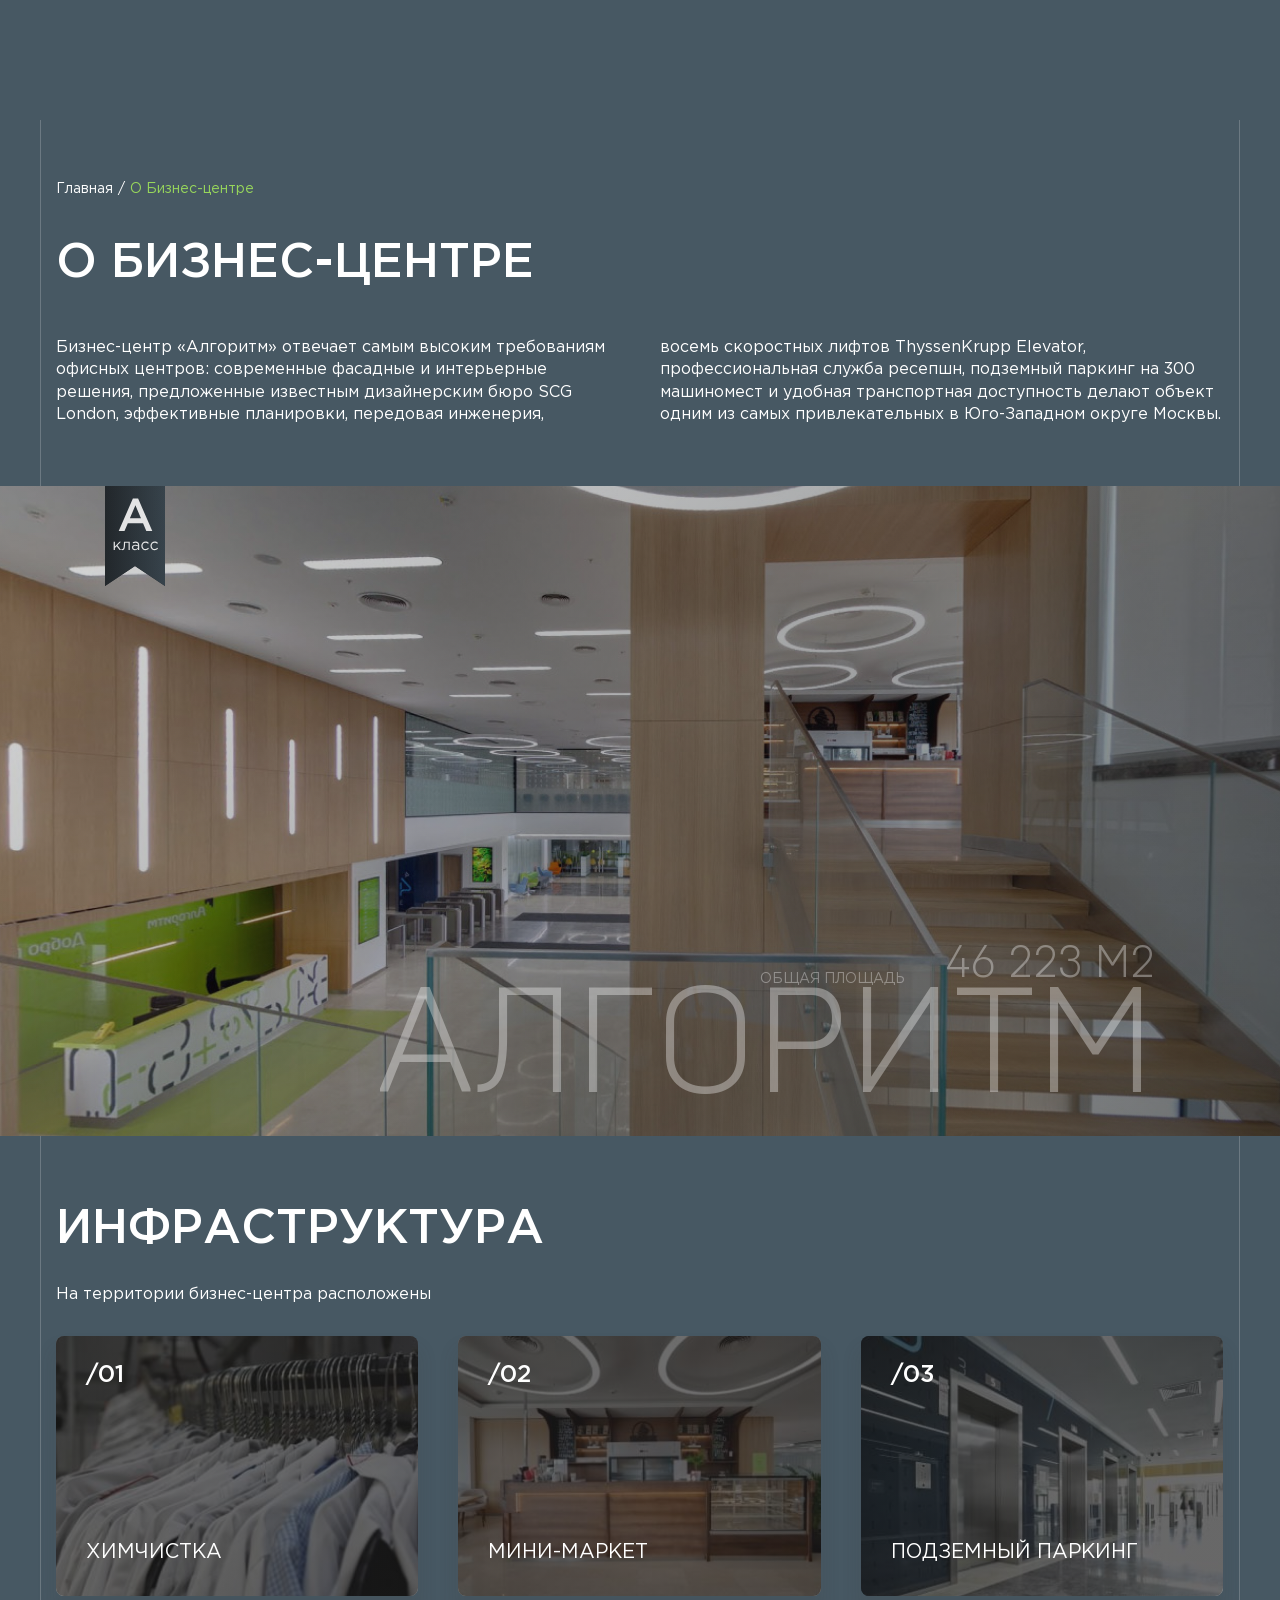
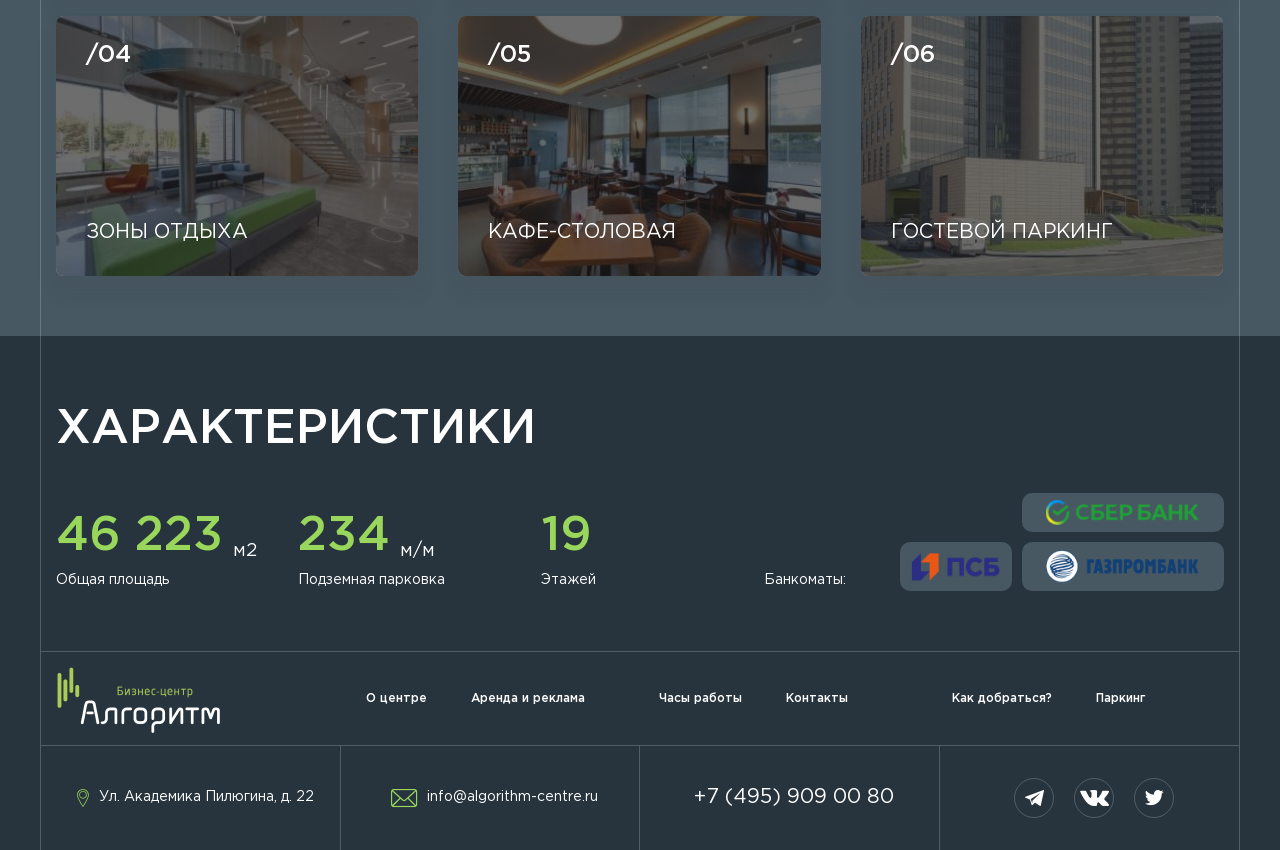
<file: busness.html>
<!DOCTYPE html>
<html lang="ru">
<head>
  <meta charset="UTF-8">
<meta name="viewport" content="width=device-width, initial-scale=1.0">
<meta http-equiv="X-UA-Compatible" content="ie=edge">
<meta name="description" content="">
<meta name="robots" content="">
<link rel="short icon" href="">
<link rel="stylesheet" href="libs/swiper.min.css">
<link rel="stylesheet" href="libs/select2.min.css">
<link rel="stylesheet" href="css/style.min.css">
  <title>О бизнес центре</title>
</head>

<body>
  <div class="wrapper">
    <!-- ?Подключение Header -->
    

<div class="popup js-popup-message choice-location">
    <div class="popup__wrapper">
        <div class="popup__inner">
          <div class="popup__content">
            <button class="popup__btn-close"></button>
            <div class="popup__head mb-30">
                <h4 class="popup__title">ОБРАТНАЯ СВЯЗЬ</h4>
                <p>Вы можете задать свой вопрос в форме ниже. Наши специалисты вскоре с вами свяжутся и проконсультируют по всем вопросам</p>
            </div>
            <form class="popup__form form mb-20" action="#">  
                <div class="form__wrapper mb-30">
                    <div class="form__row">
                        <div class="form__item">
                            <div class="form__input">
                                <input class="form__control form-control" placeholder="Имя" type="text">
                            </div>
                        </div>
                        <div class="form__item">
                            <div class="form__input">
                                <select id="choice-popup-contry">
                                <option data-countryflag="russia">Россия</option>
                                <option data-countryflag="uzbekistan">Узбекистан</option>
                            </select>
                            <input class="form__control form-control" placeholder="+7 (999) 999-99-99" type="tel">
                        </div>
                        </div>
                        <div class="form__item">
                                <div class="form__input">
                                    <input class="form__control form-control" placeholder="Ваш вопрос" type="text">
                                </div>
                        </div>
                    
                    </div>
                </div>  
                <button class="form__btn btn btn-any">Отправить заявку</button>
            </form>
            <div class="popup__any-text">
                Нажимая кнопку “Отправить заявку” вы соглашаетесь с <a href="#">политикой конфиденциальности</a>
            </div>
          </div>
        </div>
    </div>
</div>

    <!-- ?Основной контент -->
    <main class="main main--ind">
      <div class="content-wrapper">
        <!--? breadcrumb -->
        <div class="breadcrumb mb-30">
          <div class="container">
            <nav aria-label="breadcrumb" class="breadcrumb__nav">
              <ul class="breadcrumb__list">
                <li class="breadcrumb__item"><a href="index.html">Главная</a></li>
                <li class="breadcrumb__item active">О Бизнес-центре</li>
              </ul>
            </nav>
          </div>
        </div>

        <!--? Block any -->
        <section class="block-any pb-60">
            <div class="container">
                <div class="head mb-40">
                    <h1 class="head__title title title-primary">О Бизнес-центре</h1>
                </div>
                <div class="block-any__wrapper">
                    <div class="block-any__social">
                        <div class="social">
                            <a href="#" class="social__item"><span class="i-telegram"></span></a>
                            <a href="#" class="social__item"><span class="i-vk"></span></a>
                          </div>
                    </div>
                    <div class="block-any__text">
                        <div class="block-any__row">
                            <div class="block-any__item">
                                <div class="text">Бизнес-центр «Алгоритм» отвечает самым высоким требованиям офисных центров: современные фасадные и интерьерные решения, предложенные известным дизайнерским бюро SCG London, эффективные планировки, передовая инженерия, </div>
                            </div>
                            <div class="block-any__item">
                                <div class="text">восемь скоростных лифтов ThyssenKrupp Elevator, профессиональная служба ресепшн, подземный паркинг на 300 машиномест и удобная транспортная доступность делают объект одним из самых привлекательных в Юго-Западном округе Москвы.</div>
                            </div>
                        </div>
                    </div>
                   
                </div>
               
            </div>
        </section>

      </div>
      <!--? Street any block -->
      <div class="street-any bg-image" style="background-image: url(img/street/street-bg.png);">
        <div class="container">
            <div class="street-any__wrapper">
                <div class="street-any__image">
                    <img src="img/street/street-a-class.svg" alt="">
                </div>
                <div class="street-any__content">
                    <div class="street-any__info">
                        <div class="street-any__small">Общая площадь</div>
                        <div class="street-any__medium">46 223 м2</div>
                    </div>
                    <div class="street-any__big">алгоритм</div>
                </div>
            </div>
        </div>
      </div>

      <div class="content-wrapper">
            <!--? Structure -->
            <section class="structure pb-60">
                <div class="container">
                <div class="head mb-30">
                    <h2 class="structure__title title title-primary">Инфраструктура</h2>
                    <p>На территории бизнес-центра расположены</p>
                </div>
                <div class="grid grid-primary">
                    <div class="grid__item">
                        <div class="any-card bg-image" style="background-image: url(img/busness/busnes-image-1.jpg);">
                        <div class="any-card__content">
                            <div class="any-card__number">/01</div>
                            <div class="any-card__text">химчистка</div>
                        </div>
                        </div>
                    </div>
                    <div class="grid__item">
                        <div class="any-card bg-image" style="background-image: url(img/busness/busnes-image-2.jpg);">
                        <div class="any-card__content">
                            <div class="any-card__number">/02</div>
                            <div class="any-card__text">мини-маркет</div>
                        </div>
                        </div>
                    </div>
                    <div class="grid__item">
                        <div class="any-card bg-image" style="background-image: url(img/busness/busnes-image-3.jpg);">
                        <div class="any-card__content">
                            <div class="any-card__number">/03</div>
                            <div class="any-card__text">подземный паркинг</div>
                        </div>
                        </div>
                    </div>
                    <div class="grid__item">
                        <div class="any-card bg-image" style="background-image: url(img/busness/busnes-image-4.jpg);">
                            <div class="any-card__content">
                            <div class="any-card__number">/04</div>
                            <div class="any-card__text">зоны отдыха</div>
                            </div>
                        </div>
                    </div>
                    <div class="grid__item">
                    <div class="any-card bg-image" style="background-image: url(img/busness/busnes-image-5.jpg);">
                        <div class="any-card__content">
                        <div class="any-card__number">/05</div>
                        <div class="any-card__text">кафе-столовая</div>
                        </div>
                    </div>
                    </div>
                    <div class="grid__item">
                    <div class="any-card bg-image" style="background-image: url(img/busness/busnes-image-6.jpg);">
                        <div class="any-card__content">
                        <div class="any-card__number">/06</div>
                        <div class="any-card__text">гостевой паркинг</div>
                        </div>
                    </div>
                    </div>
                </div>
                </div>
            </section>
      </div>

      <div class="main-any-wrap">
        <div class="content-wrapper">
            <!--? Features -->
            <section class="features">
                <div class="container">
                    <div class="head mb-30">
                        <h3 class="features__title title title-primary">Характеристики</h3>
                    </div>
                    <div class="features__wrapper mb-60">
                        <div class="features__row">
                            <div class="features__start">
                                <div class="stat">
                                    <div class="stat__row">
                                        <div class="stat__item">
                                            <div class="stat__body">
                                                <div class="stat__top">
                                                    <div class="stat__count">46 223</div>
                                                    <div class="stat__value">м2</div>
                                                </div>
                                                <p>Общая площадь </p>
                                            </div>
                                        </div>
                                        <div class="stat__item">
                                            <div class="stat__body">
                                                <div class="stat__top">
                                                    <div class="stat__count">234</div>
                                                    <div class="stat__value">м/м</div>
                                                </div>
                                                <p>Подземная парковка</p>
                                            </div>
                                        </div>
                                        <div class="stat__item">
                                            <div class="stat__body">
                                                <div class="stat__top">
                                                    <div class="stat__count">19</div>
                                                </div>
                                                <p>Этажей</p>
                                            </div>
                                        </div>
                                    </div>
                                </div>
                            </div>
                            <div class="features__end">
                                <div class="bank-block">
                                    <div class="bank-block__row">
                                        <div class="bank-block__text">Банкоматы:</div>
                                        <div class="bank-block__images">
                                            <div class="bank-block__image">
                                                <img src="img/bankomat-image/bankomat-image-1.png" alt="">
                                            </div>
                                            <div class="bank-block__image">
                                                <img src="img/bankomat-image/bankomat-image-2.png" alt="">
                                            </div>
                                            <div class="bank-block__image">
                                                <img src="img/bankomat-image/bankomat-image-3.png" alt="">
                                            </div>
                                        </div>
                                    </div>
                                </div>
                            </div>
                        </div>
                    </div>
                </div>
            </section>
            <!--? Contacts -->
            <section class="info">
                <div class="info__top">
                    <div class="container">
                    <div class="info__top-row">
                        <div class="info__logo logo">
                        <a href="index.html" class="logo__wrap">
                            <img src="img/logo.png" width="170" height="77" alt="">
                        </a>
                        </div>
                        <nav class="info__nav nav-info">
                        <div class="nav-info__row">
                            <div class="nav-info__item">
                            <a href="#">О центре</a>
                            <a href="#">Аренда и реклама</a>
                            </div>
                            <div class="nav-info__item">
                            <a href="#">Часы работы</a>
                            <a href="#">Контакты</a>
                            </div>
                            <div class="nav-info__item">
                            <a href="#">Как добраться?</a>
                            <a href="#">Паркинг</a>
                            </div>
                        </div>
                        </nav>
                    </div>
                </div>

                </div>   
                <div class="info__bottom-row">
                    <div class="info__item">
                    <div class="info__item-block">
                        <span class="info__item-icon i-location"></span>
                        <p>Ул. Академика Пилюгина, д. 22</p>
                    </div>
                    </div>
                    <div class="info__item">
                    <div class="info__item-block">
                        <span class="info__item-icon i-convert"></span>
                        <a href="mailto:info@algorithm-centre.ru">info@algorithm-centre.ru</a>
                    </div>
                    </div>
                    <div class="info__item">
                    <a href="tel:+7(495)9090080" class="info__item-tel">+7 (495) 909 00 80</a>
                    </div>
                    <div class="info__item info__item--none">
                        <div class="social">
                        <a href="#" class="social__item"><span class="i-telegram"></span></a>
                        <a href="#" class="social__item"><span class="i-vk"></span></a>
                        <a href="#" class="social__item"><span class="i-twitter"></span></a>
                        </div>
                    </div>
                </div>
            </section>  
        </div>
      </div>
    </main>
    <!-- ?Подключение Footer -->
    <footer class="footer">
    <div class="container">
        
    </div>
</footer>

  </div>
  <script src="https://code.jquery.com/jquery-3.6.0.min.js"></script>
<script src="https://api-maps.yandex.ru/2.1/?apikey=b6a870ec-d914-424a-a003-b2d702a5d3db&amp;lang=ru_RU" type="text/javascript"></script>
<script src="libs/jquery.maphilight.js"></script>
<script src="libs/select2.min.js"></script>
<script src="libs/swiper.min.js"></script>
<script src="js/main.js"></script>
 <script >
    var myMap;
    ymaps.ready(init);
    function init() {
        myMap = new ymaps.Map('map', {
            center: [41.28496400103806, 69.25303541677091], 
            zoom: 17, 
          }, 
          {
            searchControlProvider: 'yandex#search'
          });
         
           myCollectionPin = new ymaps.GeoObjectCollection({}, {
              iconLayout: 'default#image',
              iconImageHref: 'img/metka.png',
              iconImageSize: [40, 55],
          });
           var mainLocation = [
             {
              coords: [41.28496400103806, 69.25303541677091],
              hintContent: 'Алгоритм',
              ballonContentText: 'Алгоритм'
             },
          ]
          mainLocation.forEach(el => {
            var mark = new ymaps.Placemark(el.coords, {
              hintContent: el.hintContent,
              balloonContent: `<span class="text">${el.ballonContentText}</span>`,
            });
            myCollectionPin.add(mark)
          });
          myMap.geoObjects.add(myCollectionPin);  
      }
</script> 
</body>

</html>
</file>
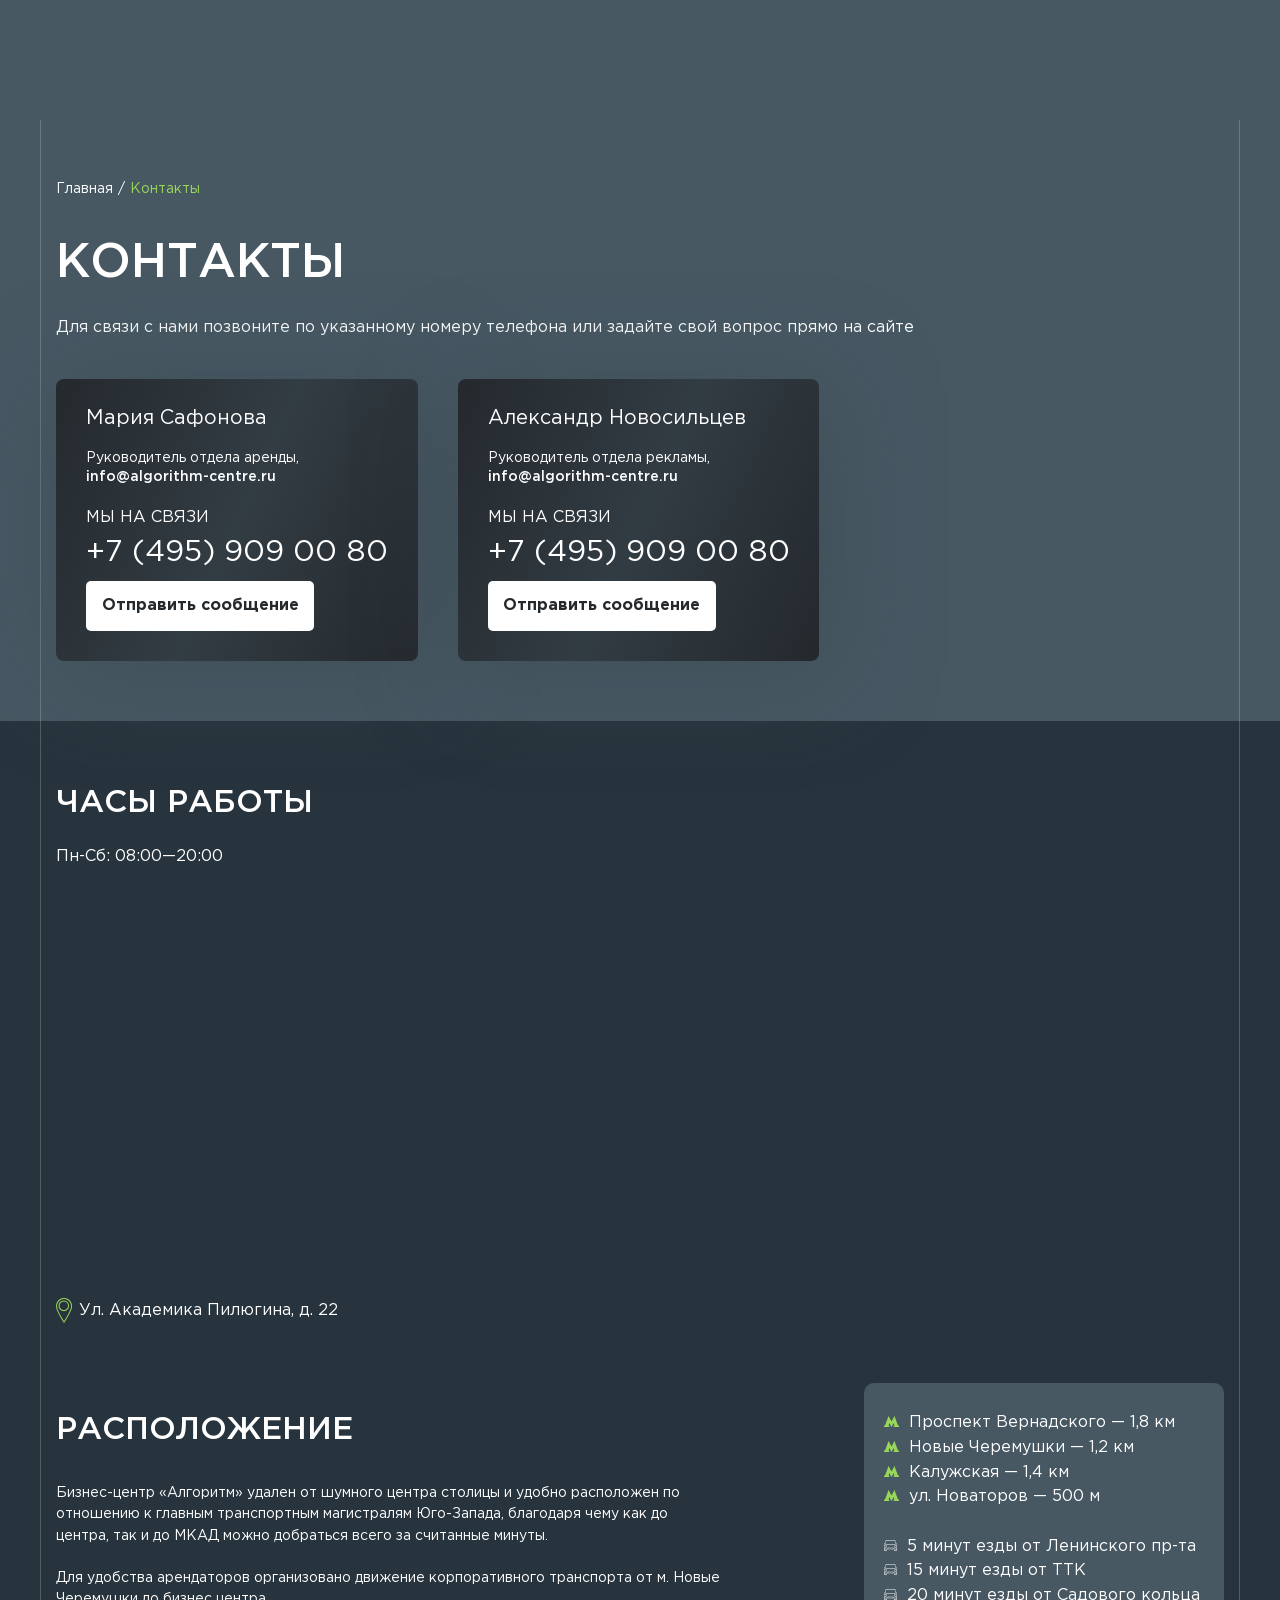
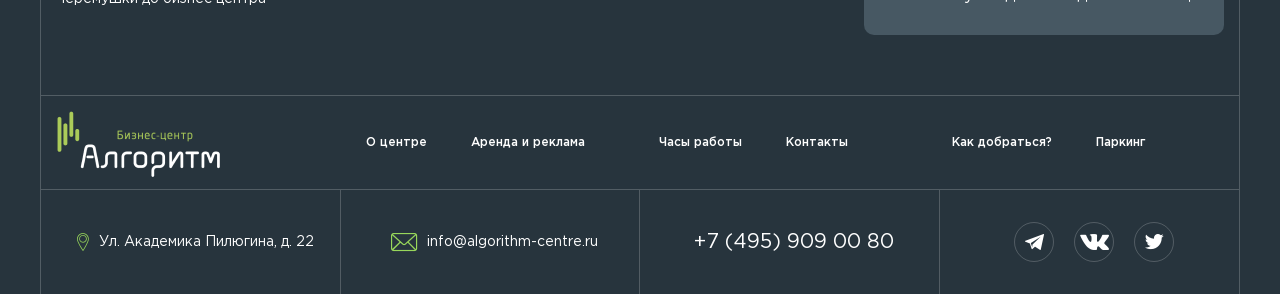
<file: contacts.html>
<!DOCTYPE html>
<html lang="ru">
<head>
  <meta charset="UTF-8">
<meta name="viewport" content="width=device-width, initial-scale=1.0">
<meta http-equiv="X-UA-Compatible" content="ie=edge">
<meta name="description" content="">
<meta name="robots" content="">
<link rel="short icon" href="">
<link rel="stylesheet" href="libs/swiper.min.css">
<link rel="stylesheet" href="libs/select2.min.css">
<link rel="stylesheet" href="css/style.min.css">
  <title>О бизнес центре</title>
</head>

<body>
  <div class="wrapper">
    <!-- ?Подключение Header -->
    

<div class="popup js-popup-message choice-location">
    <div class="popup__wrapper">
        <div class="popup__inner">
          <div class="popup__content">
            <button class="popup__btn-close"></button>
            <div class="popup__head mb-30">
                <h4 class="popup__title">ОБРАТНАЯ СВЯЗЬ</h4>
                <p>Вы можете задать свой вопрос в форме ниже. Наши специалисты вскоре с вами свяжутся и проконсультируют по всем вопросам</p>
            </div>
            <form class="popup__form form mb-20" action="#">  
                <div class="form__wrapper mb-30">
                    <div class="form__row">
                        <div class="form__item">
                            <div class="form__input">
                                <input class="form__control form-control" placeholder="Имя" type="text">
                            </div>
                        </div>
                        <div class="form__item">
                            <div class="form__input">
                                <select id="choice-popup-contry">
                                <option data-countryflag="russia">Россия</option>
                                <option data-countryflag="uzbekistan">Узбекистан</option>
                            </select>
                            <input class="form__control form-control" placeholder="+7 (999) 999-99-99" type="tel">
                        </div>
                        </div>
                        <div class="form__item">
                                <div class="form__input">
                                    <input class="form__control form-control" placeholder="Ваш вопрос" type="text">
                                </div>
                        </div>
                    
                    </div>
                </div>  
                <button class="form__btn btn btn-any">Отправить заявку</button>
            </form>
            <div class="popup__any-text">
                Нажимая кнопку “Отправить заявку” вы соглашаетесь с <a href="#">политикой конфиденциальности</a>
            </div>
          </div>
        </div>
    </div>
</div>

    <!-- ?Основной контент -->
    <main class="main main--ind">
      <div class="content-wrapper">
        <!--? breadcrumb -->
        <div class="breadcrumb mb-30">
          <div class="container">
            <nav aria-label="breadcrumb" class="breadcrumb__nav">
              <ul class="breadcrumb__list">
                <li class="breadcrumb__item"><a href="index.html">Главная</a></li>
                <li class="breadcrumb__item active">Контакты</li>
              </ul>
            </nav>
          </div>
        </div>

        <!--? Contacts -->
        <section class="contacts pb-60">
            <div class="container">
                <div class="head mb-40">
                    <h1 class="head__title title title-primary">Контакты</h1>
                    <p>Для связи с нами позвоните по указанному номеру телефона или задайте свой вопрос прямо на сайте</p>
                </div>
                <div class="contacts__wrapper">
                    <div class="contacts__row">
                        <div class="contacts__item">
                            <div class="item-contacts">
                                <div class="item-contacts__body">
                                    <div class="item-contacts__name">Мария Сафонова</div>
                                    <div class="item-contacts__center">
                                        <p> Руководитель отдела аренды,</p>
                                        <a href="mailto:info@algorithm-centre.ru">info@algorithm-centre.ru</a>
                                    </div>
                                    <div class="item-contacts__block">
                                        <p class="item-contacts__label">Мы на связи</p>
                                        <a class="item-contacts__link" href="tel:+7(495)9090080">+7 (495) 909 00 80</a>
                                    </div>
                                    <button class="item-contacts__btn btn btn-others" data-popup="js-popup-message">Отправить сообщение</button>
                                </div>
                            </div>
                        </div>
                        <div class="contacts__item">
                            <div class="item-contacts">
                                <div class="item-contacts__body">
                                    <div class="item-contacts__name">Александр Новосильцев</div>
                                    <div class="item-contacts__center">
                                        <p> Руководитель отдела рекламы,</p>
                                        <a href="mailto:info@algorithm-centre.ru">info@algorithm-centre.ru</a>
                                    </div>
                                    <div class="item-contacts__block">
                                        <p class="item-contacts__label">Мы на связи</p>
                                        <a class="item-contacts__link" href="tel:+7(495)9090080">+7 (495) 909 00 80</a>
                                    </div>
                                    <button class="item-contacts__btn btn btn-others" data-popup="js-popup-message">Отправить сообщение</button>
                                </div>
                         </div>
                        </div>
                    </div>
                </div>
            </div>
        </section>

      </div>

      <div class="main-any-wrap">
        <div class="content-wrapper">
            <!--? Maps -->
            <section class="maps pb-60">
                <div class="container">
                    <div class="head mb-20">
                        <h3 class="head__title title title-any">часы работы</h3>
                        <p>Пн-Сб: 08:00—20:00</p>
                    </div>
                    <div class="maps__wrapper">
                        <div class="map mb-20" id="map">
    
                        </div>
                        <div class="maps__location"><span class="i-location"></span>Ул. Академика Пилюгина, д. 22</div>
                    </div>

                </div>

            </section>

            <!--? Location -->
            <section class="location mb-60">
                <div class="container">
                    <div class="location__row">
                        <div class="location__content">
                            <div class="head mb-30">
                                <h4 class="head__title title title-any">расположение</h4>
                            </div>
                            <div class="location__text">
                                <p> Бизнес-центр «Алгоритм» удален от шумного центра столицы и удобно расположен по отношению к главным транспортным магистралям Юго-Запада, благодаря чему как до центра, так и до МКАД можно добраться всего за считанные минуты.</p>
                                <p>Для удобства арендаторов организовано движение корпоративного транспорта от м. Новые Черемушки до бизнес центра</p>
                            </div>
                        </div>
                        <div class="location__info info-location">
                            <div class="info-location__block">
                                <div class="info-location__item">
                                    <div class="info-location__icon">
                                        <svg width="15" height="11" viewBox="0 0 15 11" fill="none" xmlns="http://www.w3.org/2000/svg">
                                            <path d="M13.968 9.46333L10.464 0L7.5 5.53201L4.548 0L1.032 9.46333H0V10.8976H5.304V9.46333H4.512L5.28 7.1071L7.5 11L9.72 7.1071L10.488 9.46333H9.696V10.8976H15V9.46333H13.968Z" fill="#98D75B"/>
                                        </svg>
                                    </div>
                                        Проспект Вернадского — 1,8 км
                                </div>
                                <div class="info-location__item">
                                    <div class="info-location__icon">
                                        <svg width="15" height="11" viewBox="0 0 15 11" fill="none" xmlns="http://www.w3.org/2000/svg">
                                            <path d="M13.968 9.46333L10.464 0L7.5 5.53201L4.548 0L1.032 9.46333H0V10.8976H5.304V9.46333H4.512L5.28 7.1071L7.5 11L9.72 7.1071L10.488 9.46333H9.696V10.8976H15V9.46333H13.968Z" fill="#98D75B"/>
                                        </svg>
                                    </div>
                                        Новые Черемушки — 1,2 км
                                </div>
                                <div class="info-location__item">
                                    <div class="info-location__icon">
                                        <svg width="15" height="11" viewBox="0 0 15 11" fill="none" xmlns="http://www.w3.org/2000/svg">
                                            <path d="M13.968 9.46333L10.464 0L7.5 5.53201L4.548 0L1.032 9.46333H0V10.8976H5.304V9.46333H4.512L5.28 7.1071L7.5 11L9.72 7.1071L10.488 9.46333H9.696V10.8976H15V9.46333H13.968Z" fill="#98D75B"/>
                                        </svg>
                                    </div>
                                        Калужская — 1,4 км
                                </div>
                                <div class="info-location__item">
                                    <div class="info-location__icon">
                                        <svg width="15" height="11" viewBox="0 0 15 11" fill="none" xmlns="http://www.w3.org/2000/svg">
                                            <path d="M13.968 9.46333L10.464 0L7.5 5.53201L4.548 0L1.032 9.46333H0V10.8976H5.304V9.46333H4.512L5.28 7.1071L7.5 11L9.72 7.1071L10.488 9.46333H9.696V10.8976H15V9.46333H13.968Z" fill="#98D75B"/>
                                        </svg>
                                    </div>
                                        ул. Новаторов — 500 м
                                </div>
                            </div>
                            <div class="info-location__block">
                                <div class="info-location__item">
                                    <div class="info-location__icon">
                                        <svg width="13" height="11" viewBox="0 0 13 11" fill="none" xmlns="http://www.w3.org/2000/svg">
                                            <path d="M1.76525 4.75295H11.2348C11.3494 4.75295 11.4423 4.65799 11.4423 4.54084C11.4423 4.4237 11.3494 4.32874 11.2348 4.32874H1.76525C1.65068 4.32874 1.5578 4.4237 1.5578 4.54084C1.5578 4.65799 1.65068 4.75295 1.76525 4.75295V4.75295Z" fill="white"/>
                                            <path d="M12.8194 5.31968L12.2831 4.45625L12.0822 3.63117H12.516C12.6305 3.63117 12.7234 3.53621 12.7234 3.41906C12.7234 3.30192 12.6305 3.20695 12.516 3.20695H11.9789L11.4377 0.984188C11.3033 0.432307 10.7624 0 10.2062 0H2.79384C2.23763 0 1.69667 0.432307 1.5623 0.984188L1.02111 3.20695H0.484043C0.369477 3.20695 0.276596 3.30192 0.276596 3.41906C0.276596 3.53621 0.369477 3.63117 0.484043 3.63117H0.9178L0.716909 4.45625L0.180589 5.31971C0.0776404 5.48549 0 5.7586 0 5.95496V9.02738C0 9.14452 0.0928808 9.23949 0.207447 9.23949H0.276596V10.7879C0.276596 10.905 0.369477 11 0.484043 11H2.66669C2.78125 11 2.87413 10.905 2.87413 10.7879V9.87582C2.87413 9.75868 2.78125 9.66371 2.66669 9.66371C2.55212 9.66371 2.45924 9.75868 2.45924 9.87582V10.5758H0.691489V9.23949H3.6496C3.65018 9.23949 9.35342 9.23949 9.35342 9.23949C9.3553 9.23949 12.3085 9.23949 12.3085 9.23949V10.5758H10.5408V9.87582C10.5408 9.75868 10.4479 9.66371 10.3333 9.66371C10.2187 9.66371 10.1259 9.75868 10.1259 9.87582V10.7879C10.1259 10.905 10.2187 11 10.3333 11H12.516C12.6305 11 12.7234 10.905 12.7234 10.7879V9.23949H12.7926C12.9071 9.23949 13 9.14452 13 9.02738V5.95496C13 5.7586 12.9224 5.48549 12.8194 5.31968V5.31968ZM0.414894 5.95496C0.414894 5.83923 0.470157 5.64483 0.530843 5.54714L1.0852 4.65464C1.09714 4.63538 1.106 4.61429 1.11139 4.59217L1.96491 1.08665C2.05234 0.727564 2.43194 0.424219 2.79384 0.424219H10.2062C10.5681 0.424219 10.9477 0.727592 11.0351 1.08668L11.8886 4.59214C11.894 4.61426 11.9028 4.63536 11.9148 4.65462L12.4691 5.54712C12.5298 5.64483 12.5851 5.83923 12.5851 5.95496V8.81527H9.49456L8.99351 7.53334C8.96203 7.45277 8.88575 7.39994 8.80089 7.39994H4.19911C4.11425 7.39994 4.03797 7.45277 4.00649 7.53334L3.50544 8.81527H0.414894V5.95496V5.95496ZM9.04778 8.81527H3.95222L4.33962 7.82415H8.66038L9.04778 8.81527V8.81527Z" fill="white"/>
                                            <path d="M1.03734 7.7534H1.8179C2.43628 7.7534 2.93941 7.23899 2.93941 6.60668C2.93941 5.9744 2.43631 5.45996 1.8179 5.45996H1.19055C1.07598 5.45996 0.983101 5.55493 0.983101 5.67207C0.983101 5.78921 1.07598 5.88418 1.19055 5.88418H1.8179C2.20751 5.88418 2.52451 6.20828 2.52451 6.60668C2.52451 7.00508 2.20754 7.32918 1.8179 7.32918H1.03734C0.922776 7.32918 0.829895 7.42415 0.829895 7.54129C0.829895 7.65843 0.922776 7.7534 1.03734 7.7534V7.7534Z" fill="white"/>
                                            <path d="M10.0607 6.60668C10.0607 7.23899 10.5638 7.7534 11.1822 7.7534H11.9627C12.0773 7.7534 12.1702 7.65843 12.1702 7.54129C12.1702 7.42415 12.0773 7.32918 11.9627 7.32918H11.1822C10.7926 7.32918 10.4756 7.00508 10.4756 6.60668C10.4756 6.20831 10.7925 5.88418 11.1822 5.88418H11.8096C11.9241 5.88418 12.017 5.78921 12.017 5.67207C12.017 5.55493 11.9241 5.45996 11.8096 5.45996H11.1822C10.5638 5.45996 10.0607 5.97437 10.0607 6.60668V6.60668Z" fill="white"/>
                                        </svg>
                                    </div>
                                    5 минут езды от Ленинского пр-та 
                                </div>
                                <div class="info-location__item">
                                    <div class="info-location__icon">
                                        <svg width="13" height="11" viewBox="0 0 13 11" fill="none" xmlns="http://www.w3.org/2000/svg">
                                            <path d="M1.76525 4.75295H11.2348C11.3494 4.75295 11.4423 4.65799 11.4423 4.54084C11.4423 4.4237 11.3494 4.32874 11.2348 4.32874H1.76525C1.65068 4.32874 1.5578 4.4237 1.5578 4.54084C1.5578 4.65799 1.65068 4.75295 1.76525 4.75295V4.75295Z" fill="white"/>
                                            <path d="M12.8194 5.31968L12.2831 4.45625L12.0822 3.63117H12.516C12.6305 3.63117 12.7234 3.53621 12.7234 3.41906C12.7234 3.30192 12.6305 3.20695 12.516 3.20695H11.9789L11.4377 0.984188C11.3033 0.432307 10.7624 0 10.2062 0H2.79384C2.23763 0 1.69667 0.432307 1.5623 0.984188L1.02111 3.20695H0.484043C0.369477 3.20695 0.276596 3.30192 0.276596 3.41906C0.276596 3.53621 0.369477 3.63117 0.484043 3.63117H0.9178L0.716909 4.45625L0.180589 5.31971C0.0776404 5.48549 0 5.7586 0 5.95496V9.02738C0 9.14452 0.0928808 9.23949 0.207447 9.23949H0.276596V10.7879C0.276596 10.905 0.369477 11 0.484043 11H2.66669C2.78125 11 2.87413 10.905 2.87413 10.7879V9.87582C2.87413 9.75868 2.78125 9.66371 2.66669 9.66371C2.55212 9.66371 2.45924 9.75868 2.45924 9.87582V10.5758H0.691489V9.23949H3.6496C3.65018 9.23949 9.35342 9.23949 9.35342 9.23949C9.3553 9.23949 12.3085 9.23949 12.3085 9.23949V10.5758H10.5408V9.87582C10.5408 9.75868 10.4479 9.66371 10.3333 9.66371C10.2187 9.66371 10.1259 9.75868 10.1259 9.87582V10.7879C10.1259 10.905 10.2187 11 10.3333 11H12.516C12.6305 11 12.7234 10.905 12.7234 10.7879V9.23949H12.7926C12.9071 9.23949 13 9.14452 13 9.02738V5.95496C13 5.7586 12.9224 5.48549 12.8194 5.31968V5.31968ZM0.414894 5.95496C0.414894 5.83923 0.470157 5.64483 0.530843 5.54714L1.0852 4.65464C1.09714 4.63538 1.106 4.61429 1.11139 4.59217L1.96491 1.08665C2.05234 0.727564 2.43194 0.424219 2.79384 0.424219H10.2062C10.5681 0.424219 10.9477 0.727592 11.0351 1.08668L11.8886 4.59214C11.894 4.61426 11.9028 4.63536 11.9148 4.65462L12.4691 5.54712C12.5298 5.64483 12.5851 5.83923 12.5851 5.95496V8.81527H9.49456L8.99351 7.53334C8.96203 7.45277 8.88575 7.39994 8.80089 7.39994H4.19911C4.11425 7.39994 4.03797 7.45277 4.00649 7.53334L3.50544 8.81527H0.414894V5.95496V5.95496ZM9.04778 8.81527H3.95222L4.33962 7.82415H8.66038L9.04778 8.81527V8.81527Z" fill="white"/>
                                            <path d="M1.03734 7.7534H1.8179C2.43628 7.7534 2.93941 7.23899 2.93941 6.60668C2.93941 5.9744 2.43631 5.45996 1.8179 5.45996H1.19055C1.07598 5.45996 0.983101 5.55493 0.983101 5.67207C0.983101 5.78921 1.07598 5.88418 1.19055 5.88418H1.8179C2.20751 5.88418 2.52451 6.20828 2.52451 6.60668C2.52451 7.00508 2.20754 7.32918 1.8179 7.32918H1.03734C0.922776 7.32918 0.829895 7.42415 0.829895 7.54129C0.829895 7.65843 0.922776 7.7534 1.03734 7.7534V7.7534Z" fill="white"/>
                                            <path d="M10.0607 6.60668C10.0607 7.23899 10.5638 7.7534 11.1822 7.7534H11.9627C12.0773 7.7534 12.1702 7.65843 12.1702 7.54129C12.1702 7.42415 12.0773 7.32918 11.9627 7.32918H11.1822C10.7926 7.32918 10.4756 7.00508 10.4756 6.60668C10.4756 6.20831 10.7925 5.88418 11.1822 5.88418H11.8096C11.9241 5.88418 12.017 5.78921 12.017 5.67207C12.017 5.55493 11.9241 5.45996 11.8096 5.45996H11.1822C10.5638 5.45996 10.0607 5.97437 10.0607 6.60668V6.60668Z" fill="white"/>
                                        </svg>
                                    </div>
                                    15 минут езды от ТТК
                                </div>
                                <div class="info-location__item">
                                    <div class="info-location__icon">
                                        <svg width="13" height="11" viewBox="0 0 13 11" fill="none" xmlns="http://www.w3.org/2000/svg">
                                            <path d="M1.76525 4.75295H11.2348C11.3494 4.75295 11.4423 4.65799 11.4423 4.54084C11.4423 4.4237 11.3494 4.32874 11.2348 4.32874H1.76525C1.65068 4.32874 1.5578 4.4237 1.5578 4.54084C1.5578 4.65799 1.65068 4.75295 1.76525 4.75295V4.75295Z" fill="white"/>
                                            <path d="M12.8194 5.31968L12.2831 4.45625L12.0822 3.63117H12.516C12.6305 3.63117 12.7234 3.53621 12.7234 3.41906C12.7234 3.30192 12.6305 3.20695 12.516 3.20695H11.9789L11.4377 0.984188C11.3033 0.432307 10.7624 0 10.2062 0H2.79384C2.23763 0 1.69667 0.432307 1.5623 0.984188L1.02111 3.20695H0.484043C0.369477 3.20695 0.276596 3.30192 0.276596 3.41906C0.276596 3.53621 0.369477 3.63117 0.484043 3.63117H0.9178L0.716909 4.45625L0.180589 5.31971C0.0776404 5.48549 0 5.7586 0 5.95496V9.02738C0 9.14452 0.0928808 9.23949 0.207447 9.23949H0.276596V10.7879C0.276596 10.905 0.369477 11 0.484043 11H2.66669C2.78125 11 2.87413 10.905 2.87413 10.7879V9.87582C2.87413 9.75868 2.78125 9.66371 2.66669 9.66371C2.55212 9.66371 2.45924 9.75868 2.45924 9.87582V10.5758H0.691489V9.23949H3.6496C3.65018 9.23949 9.35342 9.23949 9.35342 9.23949C9.3553 9.23949 12.3085 9.23949 12.3085 9.23949V10.5758H10.5408V9.87582C10.5408 9.75868 10.4479 9.66371 10.3333 9.66371C10.2187 9.66371 10.1259 9.75868 10.1259 9.87582V10.7879C10.1259 10.905 10.2187 11 10.3333 11H12.516C12.6305 11 12.7234 10.905 12.7234 10.7879V9.23949H12.7926C12.9071 9.23949 13 9.14452 13 9.02738V5.95496C13 5.7586 12.9224 5.48549 12.8194 5.31968V5.31968ZM0.414894 5.95496C0.414894 5.83923 0.470157 5.64483 0.530843 5.54714L1.0852 4.65464C1.09714 4.63538 1.106 4.61429 1.11139 4.59217L1.96491 1.08665C2.05234 0.727564 2.43194 0.424219 2.79384 0.424219H10.2062C10.5681 0.424219 10.9477 0.727592 11.0351 1.08668L11.8886 4.59214C11.894 4.61426 11.9028 4.63536 11.9148 4.65462L12.4691 5.54712C12.5298 5.64483 12.5851 5.83923 12.5851 5.95496V8.81527H9.49456L8.99351 7.53334C8.96203 7.45277 8.88575 7.39994 8.80089 7.39994H4.19911C4.11425 7.39994 4.03797 7.45277 4.00649 7.53334L3.50544 8.81527H0.414894V5.95496V5.95496ZM9.04778 8.81527H3.95222L4.33962 7.82415H8.66038L9.04778 8.81527V8.81527Z" fill="white"/>
                                            <path d="M1.03734 7.7534H1.8179C2.43628 7.7534 2.93941 7.23899 2.93941 6.60668C2.93941 5.9744 2.43631 5.45996 1.8179 5.45996H1.19055C1.07598 5.45996 0.983101 5.55493 0.983101 5.67207C0.983101 5.78921 1.07598 5.88418 1.19055 5.88418H1.8179C2.20751 5.88418 2.52451 6.20828 2.52451 6.60668C2.52451 7.00508 2.20754 7.32918 1.8179 7.32918H1.03734C0.922776 7.32918 0.829895 7.42415 0.829895 7.54129C0.829895 7.65843 0.922776 7.7534 1.03734 7.7534V7.7534Z" fill="white"/>
                                            <path d="M10.0607 6.60668C10.0607 7.23899 10.5638 7.7534 11.1822 7.7534H11.9627C12.0773 7.7534 12.1702 7.65843 12.1702 7.54129C12.1702 7.42415 12.0773 7.32918 11.9627 7.32918H11.1822C10.7926 7.32918 10.4756 7.00508 10.4756 6.60668C10.4756 6.20831 10.7925 5.88418 11.1822 5.88418H11.8096C11.9241 5.88418 12.017 5.78921 12.017 5.67207C12.017 5.55493 11.9241 5.45996 11.8096 5.45996H11.1822C10.5638 5.45996 10.0607 5.97437 10.0607 6.60668V6.60668Z" fill="white"/>
                                        </svg>
                                    </div>
                                    20 минут езды от Садового кольца 
                                </div>
                            </div>
                        </div>
                    </div>
                </div>
            </section>

            <!--? Info -->
            <section class="info">
                <div class="info__top">
                    <div class="container">
                    <div class="info__top-row">
                        <div class="info__logo logo">
                        <a href="index.html" class="logo__wrap">
                            <img src="img/logo.png" width="170" height="77" alt="">
                        </a>
                        </div>
                        <nav class="info__nav nav-info">
                        <div class="nav-info__row">
                            <div class="nav-info__item">
                            <a href="#">О центре</a>
                            <a href="#">Аренда и реклама</a>
                            </div>
                            <div class="nav-info__item">
                            <a href="#">Часы работы</a>
                            <a href="#">Контакты</a>
                            </div>
                            <div class="nav-info__item">
                            <a href="#">Как добраться?</a>
                            <a href="#">Паркинг</a>
                            </div>
                        </div>
                        </nav>
                    </div>
                </div>

                </div>   
                <div class="info__bottom-row">
                    <div class="info__item">
                    <div class="info__item-block">
                        <span class="info__item-icon i-location"></span>
                        <p>Ул. Академика Пилюгина, д. 22</p>
                    </div>
                    </div>
                    <div class="info__item">
                    <div class="info__item-block">
                        <span class="info__item-icon i-convert"></span>
                        <a href="mailto:info@algorithm-centre.ru">info@algorithm-centre.ru</a>
                    </div>
                    </div>
                    <div class="info__item">
                    <a href="tel:+7(495)9090080" class="info__item-tel">+7 (495) 909 00 80</a>
                    </div>
                    <div class="info__item info__item--none">
                        <div class="social">
                        <a href="#" class="social__item"><span class="i-telegram"></span></a>
                        <a href="#" class="social__item"><span class="i-vk"></span></a>
                        <a href="#" class="social__item"><span class="i-twitter"></span></a>
                        </div>
                    </div>
                </div>
            </section>  
        </div>
      </div>
    </main>
    <!-- ?Подключение Footer -->
    <footer class="footer">
    <div class="container">
        
    </div>
</footer>

  </div>
  <script src="https://code.jquery.com/jquery-3.6.0.min.js"></script>
<script src="https://api-maps.yandex.ru/2.1/?apikey=b6a870ec-d914-424a-a003-b2d702a5d3db&amp;lang=ru_RU" type="text/javascript"></script>
<script src="libs/jquery.maphilight.js"></script>
<script src="libs/select2.min.js"></script>
<script src="libs/swiper.min.js"></script>
<script src="js/main.js"></script>
 <script >
    var myMap;
    ymaps.ready(init);
    function init() {
        myMap = new ymaps.Map('map', {
            center: [41.28496400103806, 69.25303541677091], 
            zoom: 17, 
          }, 
          {
            searchControlProvider: 'yandex#search'
          });
         
           myCollectionPin = new ymaps.GeoObjectCollection({}, {
              iconLayout: 'default#image',
              iconImageHref: 'img/metka.png',
              iconImageSize: [40, 55],
          });
           var mainLocation = [
             {
              coords: [41.28496400103806, 69.25303541677091],
              hintContent: 'Алгоритм',
              ballonContentText: 'Алгоритм'
             },
          ]
          mainLocation.forEach(el => {
            var mark = new ymaps.Placemark(el.coords, {
              hintContent: el.hintContent,
              balloonContent: `<span class="text">${el.ballonContentText}</span>`,
            });
            myCollectionPin.add(mark)
          });
          myMap.geoObjects.add(myCollectionPin);  
      }
</script> 
</body>

</html>
</file>
<file: css/style.min.css>
@charset "UTF-8";:root{--color-primary:#ffffff;--color-light:#98d75b;--bg-main:#475863;--color-hover-primary:#98D75B;--title-color:#ffffff;--helper-light-any:#98D75B;--i-green:#98D75B;--i-white:#ffffff;--size-big:20px;--size-any:18px;--size-medium:16px;--size-primary:14px;--size-v-small:12px;--primary-radius:5px;--any-radius:8px;--btn-bg-primary:transparent;--btn-color-primary:#ffffff;--btn-radius:5px;--btn-size:16px;--btn-border:1px solid #ffffff;--input-radius:5px;--input-place-holder:#999999;--input-color:#000000;--fontFamilyPrimary:'Gotham Pro',sans-serif;--fontWeightPrimary:400;--transition:all .4s ease;--border-primary:1px solid rgba(255, 255, 255, 0.2)}*{padding:0;margin:0;border:0}*,:after,:before{-webkit-box-sizing:border-box;box-sizing:border-box}:active,:focus{outline:0}a:active,a:focus{outline:0}aside,footer,header,nav{display:block}body,html{height:100%;width:100%;font-size:var(--size-primary);-ms-text-size-adjust:100%;-moz-text-size-adjust:100%;-webkit-text-size-adjust:100%;font-family:var(--fontFamilyPrimary);font-weight:var(--fontWeightPrimary);color:var(--color-primary);line-height:140%;background-color:var(--bg-main);scroll-behavior:smooth}a{color:var(--color-primary)}button,input,textarea{font-family:inherit;-webkit-box-sizing:border-box;box-sizing:border-box}input::-ms-clear{display:none}button{cursor:pointer;display:block}button::-moz-focus-inner{padding:0;border:0}a,a:visited{text-decoration:none}a:hover{text-decoration:none}ul li{list-style:none}img{vertical-align:top}h1,h2,h3,h4,h5,h6{font-size:inherit;font-weight:400;line-height:135%}.wrapper{min-height:100%;display:-webkit-box;display:-ms-flexbox;display:flex;-webkit-box-orient:vertical;-webkit-box-direction:normal;-ms-flex-direction:column;flex-direction:column;-webkit-box-pack:justify;-ms-flex-pack:justify;justify-content:space-between;overflow:hidden}.main{-webkit-box-flex:1;-ms-flex-positive:1;flex-grow:1}.main--ind{margin-top:120px}.scroll{scrollbar-color:#c4c4c4 #eff3f9;scrollbar-width:thin;-webkit-overflow-scrolling:touch}.scroll::-webkit-scrollbar{-webkit-appearance:none;background-color:#eff3f9;width:3px}.scroll::-webkit-scrollbar-thumb{border-radius:10px;background-color:#c4c4c4}.container{width:100%;max-width:1200px;padding:0 15px;margin:0 auto}.main-any-wrap{background-color:#27343d}.content-wrapper{padding-top:60px;border-left:1px solid rgba(255,255,255,.2);border-right:1px solid rgba(255,255,255,.2);max-width:1200px;margin:0 auto;width:100%}.head{font-size:var(--size-medium);line-height:140%}.head>:not(:last-child){margin-bottom:20px}.line-th{text-decoration:line-through}.decoration{text-decoration:underline}.mb-20{margin-bottom:20px}.mb-30{margin-bottom:30px}.mb-40{margin-bottom:40px}.mb-60{margin-bottom:60px}.mb-120{margin-bottom:120px}.pb-60{padding-bottom:60px}.pb-120{padding-bottom:120px}.logo__wrap{display:block;width:170px;height:77px}.logo__wrap img{width:100%;height:100%;-o-object-fit:contain;object-fit:contain}img{max-width:100%}.body-lock{overflow:hidden}.title{color:var(--title-color);font-weight:500;line-height:140%;text-transform:uppercase}.title-primary{font-size:48px}.title-any{font-size:32px}.btn{display:-webkit-box;display:-ms-flexbox;display:flex;-webkit-box-pack:center;-ms-flex-pack:center;justify-content:center;-webkit-box-align:center;-ms-flex-align:center;align-items:center;text-align:center;font-weight:600;color:var(--btn-color-primary);border-radius:var(--btn-radius);-webkit-transition:var(--transition);-o-transition:var(--transition);transition:var(--transition);padding:5px 25px;min-height:50px;font-size:var(--btn-size);cursor:pointer;font-weight:400}.btn-primary{background-color:var(--btn-bg-primary);border:var(--btn-border)}.btn-primary:hover{background-color:#6f777c}.btn-any{background-color:#475863}.btn-any:hover{background-color:#48555e}.btn-others{background-color:#fff;color:#24292d}.btn-others:hover{background-color:#ccc6c6}.body-lock{overflow:hidden}.bg-image{background-size:cover;background-position:center;background-repeat:no-repeat}.hidden{overflow:hidden}.error{border:2px #ff4019 solid!important}.btn-reset{border:none;background:0 0;cursor:pointer}@font-face{font-family:"Gotham Pro";font-display:swap;src:url(../fonts/gothampro_black.woff) format("woff"),url(../fonts/gothampro_black.woff2) format("woff2");font-weight:900;font-style:normal}@font-face{font-family:"Gotham Pro";font-display:swap;src:url(../fonts/gothampro_bold.woff) format("woff"),url(../fonts/gothampro_bold.woff2) format("woff2");font-weight:700;font-style:normal}@font-face{font-family:"Gotham Pro";font-display:swap;src:url(../fonts/gothampro_medium.woff) format("woff"),url(../fonts/gothampro_medium.woff2) format("woff2");font-weight:500;font-style:normal}@font-face{font-family:"Gotham Pro";font-display:swap;src:url(../fonts/gothampro.woff) format("woff"),url(../fonts/gothampro.woff2) format("woff2");font-weight:400;font-style:normal}@font-face{font-family:"Gotham Pro";font-display:swap;src:url(../fonts/gothampro_light.woff) format("woff"),url(../fonts/gothampro_light.woff2) format("woff2");font-weight:300;font-style:normal}@font-face{font-family:"Brutal Type";font-display:swap;src:url(../fonts/brutalType-Light.woff) format("woff"),url(../fonts/brutalType-Light.woff2) format("woff2");font-weight:300;font-style:normal}@font-face{font-family:icomoon;src:url(../libs/icomoon/fonts/icomoon.eot?b7wuz6);src:url(../libs/icomoon/fonts/icomoon.eot?b7wuz6#iefix) format("embedded-opentype"),url(../libs/icomoon/fonts/icomoon.ttf?b7wuz6) format("truetype"),url(../libs/icomoon/fonts/icomoon.woff?b7wuz6) format("woff"),url(../libs/icomoon/fonts/icomoon.svg?b7wuz6#icomoon) format("svg");font-weight:400;font-style:normal;font-display:block}[class*=" i-"],[class^=i-]{font-family:icomoon!important;speak:never;font-style:normal;font-weight:400;font-variant:normal;text-transform:none;line-height:1;-webkit-font-smoothing:antialiased;-moz-osx-font-smoothing:grayscale}.i-location:before{content:""}.i-convert:before{content:""}.i-twitter:before{content:""}.i-vk:before{content:""}.i-telegram:before{content:""}.popup{position:fixed;top:0;left:0;z-index:100;background:rgba(71,88,99,.5);-webkit-backdrop-filter:blur(20px);backdrop-filter:blur(20px);width:100%;height:100%;overflow:auto;pointer-events:none;opacity:0;visibility:hidden;-webkit-transition:var(--transition);-o-transition:var(--transition);transition:var(--transition)}.popup.active{pointer-events:auto;opacity:1;visibility:visible}.popup__btn-close{position:absolute;top:23px;right:11px;min-width:36px;height:36px;border-radius:50%;background:rgba(71,88,99,.07);-webkit-transition:var(--transition);-o-transition:var(--transition);transition:var(--transition)}.popup__btn-close:hover{-webkit-transform:scale(1.1);-ms-transform:scale(1.1);transform:scale(1.1)}.popup__btn-close:active{-webkit-transform:scale(.9);-ms-transform:scale(.9);transform:scale(.9);opacity:.8}.popup__btn-close:before{content:'';background:var(--helper-light-any);position:absolute;height:15px;width:2px;border:10px;top:50%;-webkit-transform:translateY(-50%) rotate(45deg);-ms-transform:translateY(-50%) rotate(45deg);transform:translateY(-50%) rotate(45deg)}.popup__btn-close:after{content:'';background:var(--helper-light-any);position:absolute;height:15px;width:2px;border:10px;top:50%;-webkit-transform:translateY(-50%) rotate(-45deg);-ms-transform:translateY(-50%) rotate(-45deg);transform:translateY(-50%) rotate(-45deg)}.popup__wrapper{display:table;height:100%;width:100%}.popup__content{max-width:520px;margin:0 auto;position:relative;overflow:hidden;padding:50px 40px 30px 40px;background:#fff;border-radius:var(--any-radius);color:#475863}.popup__inner{display:table-cell;vertical-align:middle;padding:50px 10px}.popup__form .form__item{-webkit-box-flex:0;-ms-flex:0 1 100%;flex:0 1 100%}.popup__form .form__input{border-bottom:1px solid rgba(36,41,45,.3)}.popup__form .form-control{color:#000}.popup__form .form-control::-webkit-input-placeholder{color:rgba(36,41,45,.3)}.popup__form .form-control::-moz-placeholder{color:rgba(36,41,45,.3)}.popup__form .form-control:-ms-input-placeholder{color:rgba(36,41,45,.3)}.popup__form .form-control::-ms-input-placeholder{color:rgba(36,41,45,.3)}.popup__form .form-control::placeholder{color:rgba(36,41,45,.3)}.popup__head{font-size:var(--size-medium)}.popup__head>:not(:last-child){margin-bottom:20px}.popup__title{font-size:20px;padding-right:40px}.popup__any-text{font-size:var(--size-v-small)}.popup__any-text a{color:#6aa1cf}.grid{display:-webkit-box;display:-ms-flexbox;display:flex;-ms-flex-wrap:wrap;flex-wrap:wrap;margin:0 -20px;row-gap:20px}.grid__item{padding:0 20px;-webkit-box-flex:0;-ms-flex:0 1 33.3%;flex:0 1 33.3%}.form__row{display:-webkit-box;display:-ms-flexbox;display:flex;-ms-flex-wrap:wrap;flex-wrap:wrap;margin:0 -20px;row-gap:25px}.form__item{-webkit-box-flex:1;-ms-flex:1 1 33.3%;flex:1 1 33.3%;padding:0 20px}.form__input{display:-webkit-box;display:-ms-flexbox;display:flex;border-bottom:1px solid rgba(255,255,255,.2)}.form__politic{font-size:var(--size-v-small)}.form__politic a{color:#6aa1cf}.form-control{font-size:18px;font-weight:400;min-height:36px;background-color:transparent;width:100%;color:var(--color-primary);padding-bottom:20px}.form-control::-webkit-input-placeholder{color:rgba(255,255,255,.3)}.form-control::-moz-placeholder{color:rgba(255,255,255,.3)}.form-control:-ms-input-placeholder{color:rgba(255,255,255,.3)}.form-control::-ms-input-placeholder{color:rgba(255,255,255,.3)}.form-control::placeholder{color:rgba(255,255,255,.3)}.breadcrumb__list{display:-webkit-box;display:-ms-flexbox;display:flex;-ms-flex-wrap:nowrap;flex-wrap:nowrap;overflow-x:auto}.breadcrumb__item{position:relative;-ms-flex-negative:0;flex-shrink:0}.breadcrumb__item a{-webkit-transition:var(--transition);-o-transition:var(--transition);transition:var(--transition)}.breadcrumb__item a:hover{color:var(--color-hover-primary)}.breadcrumb__item+.breadcrumb__item:before{content:"/";display:inline-block;font-style:normal;font-variant:normal;text-rendering:auto;margin:0 5px;color:#fff}.breadcrumb__item.active{font-weight:400;color:var(--color-light)}.arrow-slider-next,.arrow-slider-prev{width:38px;height:38px;border-radius:50%;border:var(--border-primary);-webkit-transition:var(--transition);-o-transition:var(--transition);transition:var(--transition)}.arrow-slider-next:hover,.arrow-slider-prev:hover{border-color:var(--helper-light-any)}.arrow-slider-next:after,.arrow-slider-prev:after{font-size:0}.text-block--gradient{position:relative}.text-block--gradient:before{content:'';position:absolute;top:0;left:0;width:100%;height:100%;background:-webkit-gradient(linear,left top,left bottom,from(rgba(31,31,31,.6)),to(#27343d));background:-o-linear-gradient(top,rgba(31,31,31,.6) 0,#27343d 100%);background:linear-gradient(180deg,rgba(31,31,31,.6) 0,#27343d 100%)}.text-block__container{display:-webkit-box;display:-ms-flexbox;display:flex;-webkit-box-orient:vertical;-webkit-box-direction:normal;-ms-flex-direction:column;flex-direction:column;-webkit-box-pack:center;-ms-flex-pack:center;justify-content:center;-ms-flex-line-pack:center;align-content:center;width:100%;min-height:550px}.text-block__content{text-align:center;position:relative;z-index:2;font-size:38px;line-height:140%;max-width:800px;margin:0 auto;color:rgba(255,255,255,.7)}.text-block__any{font-style:italic;color:var(--color-primary)}.text-block__social{display:none;position:relative;z-index:2}.select2-container{width:48px!important;margin-right:12px}.select2-container--default .select2-selection--single{background-color:transparent;border:none;border-radius:0}.select2-container--default .select2-selection--single .select2-selection__arrow{height:auto;width:auto;top:9px}.has-countryflag{display:block;width:20px;height:20px;margin:0 auto;background-repeat:no-repeat;background-position:center}.select2-selection__rendered{width:20px;height:20px}.social{display:-webkit-box;display:-ms-flexbox;display:flex;-webkit-box-pack:center;-ms-flex-pack:center;justify-content:center;-ms-flex-wrap:wrap;flex-wrap:wrap;gap:10px 20px}.social__item{display:-webkit-box;display:-ms-flexbox;display:flex;-webkit-box-align:center;-ms-flex-align:center;align-items:center;-webkit-box-pack:center;-ms-flex-pack:center;justify-content:center;width:40px;height:40px;-ms-flex-negative:0;flex-shrink:0;-webkit-transition:var(--transition);-o-transition:var(--transition);transition:var(--transition);border-radius:50%;border:var(--border-primary)}.social__item:hover{border-color:var(--helper-light-any);color:var(--color-hover-primary)}.social__item span{font-size:16px}.text{font-size:var(--size-medium);line-height:140%}.street-any{position:relative}.street-any:after{content:'';position:absolute;top:0;left:0;width:100%;height:100%;background:-o-linear-gradient(16.06deg,rgba(18,22,25,.15) 0,rgba(18,22,25,0) 100%);background:linear-gradient(73.94deg,rgba(18,22,25,.15) 0,rgba(18,22,25,0) 100%)}.street-any__wrapper{position:relative;min-height:650px;display:-webkit-box;display:-ms-flexbox;display:flex;-webkit-box-orient:vertical;-webkit-box-direction:normal;-ms-flex-direction:column;flex-direction:column;height:100%;-webkit-box-pack:end;-ms-flex-pack:end;justify-content:flex-end}.street-any__image{position:absolute;top:0;left:50px}.street-any__content{position:relative;z-index:1;color:rgba(255,255,255,.35);display:-webkit-box;display:-ms-flexbox;display:flex;-webkit-box-orient:vertical;-webkit-box-direction:normal;-ms-flex-direction:column;flex-direction:column;-webkit-box-align:end;-ms-flex-align:end;align-items:flex-end;padding:30px 70px 30px 30px;text-transform:uppercase}.street-any__info{display:-webkit-box;display:-ms-flexbox;display:flex;-webkit-box-align:end;-ms-flex-align:end;align-items:flex-end}.street-any__info>:not(:last-child){margin-right:40px}.street-any__small{font-size:var(--size-primary);line-height:100%}.street-any__medium{font-size:45px;font-weight:300;font-family:'Brutal Type',sans-serif;line-height:100%}.street-any__big{font-size:150px;line-height:80%;font-weight:300;font-family:'Brutal Type',sans-serif}.any-card{border-radius:var(--any-radius);overflow:hidden;min-height:260px;position:relative;-webkit-box-shadow:0 15px 15px 5px rgba(63,63,63,.1);box-shadow:0 15px 15px 5px rgba(63,63,63,.1);display:-webkit-box;display:-ms-flexbox;display:flex;-webkit-box-orient:vertical;-webkit-box-direction:normal;-ms-flex-direction:column;flex-direction:column;height:100%}.any-card:after{content:'';position:absolute;top:0;left:0;width:100%;height:100%;background:-webkit-gradient(linear,left bottom,left top,from(rgba(31,31,31,.65)),to(rgba(31,31,31,.65)));background:-o-linear-gradient(bottom,rgba(31,31,31,.65),rgba(31,31,31,.65));background:linear-gradient(0deg,rgba(31,31,31,.65),rgba(31,31,31,.65))}.any-card__number{font-size:24px;font-weight:500}.any-card__content{position:relative;z-index:2;padding:30px 20px 30px 30px;display:-webkit-box;display:-ms-flexbox;display:flex;-webkit-box-orient:vertical;-webkit-box-direction:normal;-ms-flex-direction:column;flex-direction:column;height:100%}.any-card__text{font-size:var(--size-big);text-transform:uppercase;margin-top:auto;padding-top:10px;line-height:140%}.item-contacts{display:-webkit-box;display:-ms-flexbox;display:flex;-webkit-box-orient:vertical;-webkit-box-direction:normal;-ms-flex-direction:column;flex-direction:column;height:100%}.item-contacts__body{background:-o-linear-gradient(335.6deg,rgba(36,41,45,.6) 0,rgba(60,73,82,.6) 50.29%,rgba(36,41,45,.6) 99.4%),#24292d;background:linear-gradient(114.4deg,rgba(36,41,45,.6) 0,rgba(60,73,82,.6) 50.29%,rgba(36,41,45,.6) 99.4%),#24292d;-webkit-box-shadow:10px 10px 100px rgba(61,75,84,.7);box-shadow:10px 10px 100px rgba(61,75,84,.7);border-radius:var(--any-radius);padding:30px 25px 30px 30px;display:-webkit-box;display:-ms-flexbox;display:flex;-webkit-box-orient:vertical;-webkit-box-direction:normal;-ms-flex-direction:column;flex-direction:column;-webkit-box-align:start;-ms-flex-align:start;align-items:flex-start;height:100%}.item-contacts__name{font-size:var(--size-big);margin-bottom:20px}.item-contacts__center{margin-bottom:20px}.item-contacts__center a{font-weight:500}.item-contacts__label{text-transform:uppercase;font-size:var(--size-medium);margin-bottom:15px}.item-contacts__link{font-size:30px;-webkit-transition:var(--transition);-o-transition:var(--transition);transition:var(--transition)}.item-contacts__link:hover{color:var(--color-hover-primary)}.item-contacts__block{margin-bottom:14px}.item-contacts__btn{font-weight:600;margin-top:auto;padding:5px 15px;width:100%;max-width:228px}.floors-rent{padding:40px 44px;border-radius:var(--primary-radius);border:var(--border-primary)}.floors-rent__row{display:-webkit-box;display:-ms-flexbox;display:flex;-webkit-box-align:center;-ms-flex-align:center;align-items:center}.floors-rent__text{font-size:24px;font-weight:500;margin-right:7%}.floors-pagination{display:-webkit-box;display:-ms-flexbox;display:flex;-webkit-box-pack:center;-ms-flex-pack:center;justify-content:center;-ms-flex-wrap:wrap;flex-wrap:wrap;position:static;row-gap:10px}.floors-pagination__item{display:-webkit-box;display:-ms-flexbox;display:flex;-webkit-box-pack:center;-ms-flex-pack:center;justify-content:center;-webkit-box-align:center;-ms-flex-align:center;align-items:center;width:41px;height:41px;border:var(--border-primary);border-radius:3.6px;-webkit-transition:var(--transition);-o-transition:var(--transition);transition:var(--transition);cursor:pointer;font-weight:400;-webkit-box-sizing:border-box;box-sizing:border-box;font-size:var(--size-medium);background-color:transparent;color:#fff}.floors-pagination__item:not(:last-child){margin-right:7px}.floors-pagination__item:hover{border:1px solid var(--helper-light-any);color:var(--color-light)}.floors-pagination__item.active{border-color:var(--helper-light-any);color:var(--color-light)}.tabs-content{display:none}.tabs-content.active{display:block}.floors__wrapper{position:relative;margin:0 auto;width:100%;max-width:537px}.floors__container{position:relative;z-index:1}.floors__tabs-content{overflow:auto;padding-bottom:20px}.floors__item{display:-webkit-box;display:-ms-flexbox;display:flex;-webkit-box-pack:center;-ms-flex-pack:center;justify-content:center;-webkit-box-align:center;-ms-flex-align:center;align-items:center;height:480px;cursor:pointer}.floors__item img{max-width:-webkit-min-content;max-width:-moz-min-content;max-width:min-content}.area{position:absolute;top:0;left:0;width:100%;height:100%}.area-floors{position:absolute;top:0;left:0;width:100%;height:100%}.area-block{position:absolute;z-index:1000}.baloon{display:inline-block;min-width:110px;padding:12px;border:1px solid #ccc;border-radius:5px;text-align:center;font-size:16px;line-height:130%;background:#777;color:#fff}.floor1-zone-1{top:0;right:30px}.floor1-zone-2{bottom:-65px;right:180px}.floor2-zone-1{top:-95px;left:120px}.floor2-zone-2{top:-95px;right:90px}.floor2-zone-3{top:180px;left:0}.floor2-zone-4{bottom:-70px;right:100px}.floor3-zone-1{top:-90px;left:85px}.floor3-zone-2{top:-90px;right:85px}.floor3-zone-3{bottom:-65px;left:80px}.floor3-zone-4{bottom:-65px;right:80px}.floor4-zone-1{top:-95px;left:120px}.floor4-zone-2{top:-95px;right:90px}.floor10-zone-1,.floor11-zone-1,.floor12-zone-1,.floor13-zone-1,.floor14-zone-1,.floor17-zone-1,.floor19-zone-1,.floor4-zone-1,.floor5-zone-1,.floor6-zone-1,.floor7-zone-1,.floor8-zone-1,.floor9-zone-1{top:-88px;left:120px}.floor-4-zone-1,.floor10-zone-2,.floor11-zone-2,.floor12-zone-2,.floor13-zone-2,.floor14-zone-2,.floor17-zone-2,.floor19-zone-2,.floor5-zone-2,.floor6-zone-2,.floor7-zone-2,.floor8-zone-2,.floor9-zone-2{top:-88px;right:95px}.floor11-zone-3,.floor12-zone-3{bottom:-65px;left:220px}.floor17-zone-3{bottom:-65px;right:120px}.floor16-zone-1{top:-80px;left:230px}.floor16-zone-2{bottom:-65px;right:100px}.floor18-zone-1{top:-85px;left:50%;-webkit-transform:translateX(-50%);-ms-transform:translateX(-50%);transform:translateX(-50%)}.claim__content{padding:50px 40px 60px 40px;border-radius:12px;overflow:hidden;position:relative}.claim__image{position:absolute;top:50px;right:40px;width:90px;height:90px}.claim__image img{width:100%;height:100%;-o-object-fit:contain;object-fit:contain}.claim__title{padding-right:100px}.claim__head{font-size:var(--size-medium)}.claim__head p{max-width:502px}.claim__form .form__input{display:-webkit-box;display:-ms-flexbox;display:flex}.info{display:-webkit-box;display:-ms-flexbox;display:flex;-webkit-box-orient:vertical;-webkit-box-direction:normal;-ms-flex-direction:column;flex-direction:column}.info__top{border-top:var(--border-primary);border-bottom:var(--border-primary);padding:8px 0}.info__top-row{display:-webkit-box;display:-ms-flexbox;display:flex;-webkit-box-align:center;-ms-flex-align:center;align-items:center}.info__logo{-webkit-box-flex:0;-ms-flex:0 0 170px;flex:0 0 170px;margin-right:140px}.info__nav{-webkit-box-flex:1;-ms-flex:1 1 auto;flex:1 1 auto}.info__bottom-row{display:-webkit-box;display:-ms-flexbox;display:flex;-ms-flex-wrap:wrap;flex-wrap:wrap}.info__item{-webkit-box-flex:1;-ms-flex:1 1 25%;flex:1 1 25%;padding:10px 20px 10px 30px;min-height:104px;display:-webkit-box;display:-ms-flexbox;display:flex;-webkit-box-orient:vertical;-webkit-box-direction:normal;-ms-flex-direction:column;flex-direction:column;-webkit-box-pack:center;-ms-flex-pack:center;justify-content:center;-ms-flex-line-pack:center;align-content:center}.info__item:not(:last-child){border-right:var(--border-primary)}.info__item-block{display:-webkit-box;display:-ms-flexbox;display:flex;-webkit-box-pack:center;-ms-flex-pack:center;justify-content:center;-webkit-box-align:center;-ms-flex-align:center;align-items:center}.info__item-icon{font-size:18px;color:var(--i-green);margin-right:10px}.info__item-tel{text-align:center;-webkit-transition:var(--transition);-o-transition:var(--transition);transition:var(--transition);font-size:var(--size-big)}.info__item-tel:hover{color:var(--color-hover-primary)}.nav-info__row{display:-webkit-box;display:-ms-flexbox;display:flex;-webkit-box-pack:justify;-ms-flex-pack:justify;justify-content:space-between;-ms-flex-wrap:wrap;flex-wrap:wrap;margin:0 -10px}.nav-info__item{-webkit-box-flex:0;-ms-flex:0 1 33.3%;flex:0 1 33.3%;padding:0 10px}.nav-info__item a{display:inline-block;font-size:var(--size-v-small);font-weight:500;-webkit-transition:var(--transition);-o-transition:var(--transition);transition:var(--transition)}.nav-info__item a:not(:last-child){margin-right:40px}.nav-info__item a:hover{color:var(--color-hover-primary)}.block-any__wrapper{position:relative}.block-any__social{display:none}.block-any__row{display:-webkit-box;display:-ms-flexbox;display:flex;-ms-flex-wrap:wrap;flex-wrap:wrap;margin:0 -20px;gap:10px 0}.block-any__item{-webkit-box-flex:1;-ms-flex:1 1 50%;flex:1 1 50%;padding:0 20px}.features__row{display:-webkit-box;display:-ms-flexbox;display:flex;-webkit-box-align:end;-ms-flex-align:end;align-items:flex-end}.features__end{-webkit-box-flex:0;-ms-flex:0 1 460px;flex:0 1 460px}.features__start{-webkit-box-flex:1;-ms-flex:1 1 auto;flex:1 1 auto}.stat__row{display:-webkit-box;display:-ms-flexbox;display:flex;-ms-flex-wrap:wrap;flex-wrap:wrap;margin:0 -10px;gap:15px 0}.stat__item{display:-webkit-box;display:-ms-flexbox;display:flex;-webkit-box-orient:vertical;-webkit-box-direction:normal;-ms-flex-direction:column;flex-direction:column;-webkit-box-pack:start;-ms-flex-pack:start;justify-content:flex-start;-webkit-box-flex:0;-ms-flex:0 1 33.3%;flex:0 1 33.3%;padding:0 10px}.stat__top{display:-webkit-box;display:-ms-flexbox;display:flex;margin-bottom:10px;font-size:var(--size-medium);white-space:nowrap}.stat__count{font-size:48px;color:var(--color-light);font-weight:500;line-height:100%}.stat__value{margin-left:10px;-ms-flex-item-align:end;align-self:flex-end;font-size:var(--size-any)}.bank-block__row{display:-webkit-box;display:-ms-flexbox;display:flex;-webkit-box-align:end;-ms-flex-align:end;align-items:flex-end}.bank-block__text{margin-right:24px}.bank-block__images{display:-webkit-box;display:-ms-flexbox;display:flex;-webkit-box-pack:end;-ms-flex-pack:end;justify-content:flex-end;-ms-flex-wrap:wrap-reverse;flex-wrap:wrap-reverse;gap:10px 10px}.bank-block__image{background:#475863;border-radius:10px;padding:6px;display:-webkit-box;display:-ms-flexbox;display:flex;-webkit-box-align:center;-ms-flex-align:center;align-items:center;-webkit-box-pack:center;-ms-flex-pack:center;justify-content:center}.bank-block__image img{max-width:90%;max-height:90%;-o-object-fit:contain;object-fit:contain}.contacts__wrapper{width:100%;max-width:763px}.contacts__row{display:-webkit-box;display:-ms-flexbox;display:flex;-ms-flex-wrap:wrap;flex-wrap:wrap;margin:0 -20px}.contacts__item{padding:0 20px;-webkit-box-flex:0;-ms-flex:0 1 50%;flex:0 1 50%}.maps__location{display:-webkit-box;display:-ms-flexbox;display:flex;-webkit-box-align:center;-ms-flex-align:center;align-items:center;font-size:var(--size-medium)}.maps__location span{color:var(--i-green);font-size:25px;margin-right:7px}#map{border-radius:var(--any-radius);overflow:hidden;height:390px;width:100%}.location__row{display:-webkit-box;display:-ms-flexbox;display:flex;-webkit-box-align:center;-ms-flex-align:center;align-items:center}.location__content{-webkit-box-flex:1;-ms-flex:1 1 auto;flex:1 1 auto;padding-right:140px}.location__text{line-height:155%}.location__text>:not(:last-child){margin-bottom:20px}.location__info{-webkit-box-flex:0;-ms-flex:0 0 360px;flex:0 0 360px}.info-location{padding:30px 20px;background-color:#475863;border-radius:10px;overflow:hidden}.info-location__block:not(:last-child){margin-bottom:30px}.info-location__item{display:-webkit-box;display:-ms-flexbox;display:flex;-webkit-box-align:center;-ms-flex-align:center;align-items:center;font-size:var(--size-medium)}.info-location__item:not(:last-child){margin-bottom:5px}.info-location__icon{margin-right:10px}@media (max-width:1200px){.main--ind{margin-top:100px}.container{max-width:820px}.content-wrapper{max-width:820px}.logo__wrap{width:150px}.grid{margin:0 -10px}.grid__item{padding:0 10px}.form__row{margin:0 -10px}.form__item{padding:0 10px}.form-control{font-size:14px;padding-bottom:16px}.text-block__content{font-size:36px;max-width:730px}.text-block__social{display:block;margin-top:40px}.text-block__social .social{gap:20px 20px}.street-any__wrapper{min-height:433px}.any-card__content{padding:20px}.floors-rent{padding:20px}.floors-rent__row{-webkit-box-align:start;-ms-flex-align:start;align-items:flex-start}.floors-rent__text{margin-right:12%}.floors-pagination{max-width:490px}.claim__image{width:70px;height:70px}.info__logo{margin-right:30px;-webkit-box-flex:0;-ms-flex:0 0 150px;flex:0 0 150px}.info__item--none{display:none}.info__item{min-height:66px;padding:10px 13px}.info__item-tel{font-size:var(--size-any)}.nav-info__item a:not(:last-child){margin-right:14px}.block-any__social{display:block;position:absolute;top:0;right:0;z-index:2}.block-any__social .social{-webkit-box-orient:vertical;-webkit-box-direction:normal;-ms-flex-direction:column;flex-direction:column}.block-any__item{-webkit-box-flex:1;-ms-flex:1 1 100%;flex:1 1 100%;max-width:560px}.features__row{-webkit-box-orient:vertical;-webkit-box-direction:normal;-ms-flex-direction:column;flex-direction:column;-webkit-box-align:stretch;-ms-flex-align:stretch;align-items:stretch}.features__end{-webkit-box-flex:0;-ms-flex:0 1 100%;flex:0 1 100%}.features__start{margin-bottom:40px}.bank-block__row{-webkit-box-align:center;-ms-flex-align:center;align-items:center}.contacts__row{margin:0 -10px}.contacts__item{padding:0 10px}.location__content{padding-right:40px;margin-bottom:40px}}@media (max-width:960px){.main--ind{margin-top:80px}.container{max-width:100%;padding:0 10px}.content-wrapper{max-width:100%;border-left:none;border-right:none}.title-any{font-size:28px}.grid__item{-webkit-box-flex:0;-ms-flex:0 1 50%;flex:0 1 50%}.text-block__content{font-size:28px}.street-any__wrapper{min-height:289px}.street-any__image{left:15px}.street-any__content{padding:10px}.street-any__small{font-size:11px}.street-any__medium{font-size:35px}.street-any__big{font-size:120px}.item-contacts__body{padding:30px 20px}.item-contacts__name{font-size:16px;margin-bottom:10px}.item-contacts__label{font-size:14px}.item-contacts__link{font-size:20px}.floors-rent__text{margin-right:20px}.claim__content{padding:30px 10px 30px 30px}.claim__image{width:30px;height:30px;right:15px;top:30px}.claim__title{padding-right:50px}.info__top-row{-webkit-box-orient:vertical;-webkit-box-direction:normal;-ms-flex-direction:column;flex-direction:column;-webkit-box-align:stretch;-ms-flex-align:stretch;align-items:stretch}.info__logo{-webkit-box-flex:1;-ms-flex:1 1 100%;flex:1 1 100%;margin-right:0;margin-bottom:15px}.stat__item:nth-child(2){-webkit-box-ordinal-group:4;-ms-flex-order:3;order:3}.stat__count{font-size:36px}.bank-block__row{-webkit-box-orient:vertical;-webkit-box-direction:normal;-ms-flex-direction:column;flex-direction:column;-webkit-box-align:start;-ms-flex-align:start;align-items:flex-start}.bank-block__text{margin-right:0;margin-bottom:15px}.bank-block__images{-webkit-box-pack:start;-ms-flex-pack:start;justify-content:flex-start}.location__row{-webkit-box-orient:vertical;-webkit-box-direction:normal;-ms-flex-direction:column;flex-direction:column;-webkit-box-align:stretch;-ms-flex-align:stretch;align-items:stretch}.location__info{-webkit-box-flex:1;-ms-flex:1 1 100%;flex:1 1 100%}.info-location{display:-webkit-box;display:-ms-flexbox;display:flex;-ms-flex-wrap:wrap;flex-wrap:wrap}.info-location__block{-webkit-box-flex:0;-ms-flex:0 1 50%;flex:0 1 50%}.info-location__item{font-size:14px}}@media (max-width:700px){.form__item{-webkit-box-flex:1;-ms-flex:1 1 100%;flex:1 1 100%}.claim__form{max-width:350px}.info__item{-webkit-box-flex:0;-ms-flex:0 1 50%;flex:0 1 50%;-webkit-box-align:start;-ms-flex-align:start;align-items:flex-start}.info__item:not(:last-child){border:none}}@media (max-width:640px){.title-primary{font-size:40px}.grid__item{-webkit-box-flex:1;-ms-flex-positive:1;flex-grow:1}.text-block__container{min-height:500px}.text-block__content{font-size:20px}.text-block__content{font-size:18px}.text-block__social{margin-top:20px}.street-any__wrapper{min-height:360px}.street-any__info>:not(:last-child){margin-right:20px}.street-any__medium{font-size:26px}.street-any__big{font-size:88px}.item-contacts__name{font-size:14px}.item-contacts__link{font-size:18px}.item-contacts__block{margin-bottom:20px}.item-contacts__btn{font-size:12px;max-width:180px}.floors-rent__row{-webkit-box-orient:vertical;-webkit-box-direction:normal;-ms-flex-direction:column;flex-direction:column}.floors-rent__text{margin-bottom:10px}.floors-pagination{-webkit-box-pack:start;-ms-flex-pack:start;justify-content:flex-start}.floors-pagination__item{width:35px;height:35px;font-size:13px}.floors-pagination__item:not(:last-child){margin-right:5px}.claim__head{font-size:14px}.info__bottom-row{-webkit-box-ordinal-group:0;-ms-flex-order:-1;order:-1}.info__item{-webkit-box-flex:0;-ms-flex:0 1 100%;flex:0 1 100%;min-height:100%}.info__item-tel{font-size:14px}.nav-info__item a{display:block}.block-any__social{display:none}.block-any__item{max-width:100%}.info-location__block{-webkit-box-flex:0;-ms-flex:0 1 100%;flex:0 1 100%}}@media (max-width:600px){.floors__item{width:550px}}@media (max-width:480px){.main--ind{margin-top:60px}.title-any{font-size:20px}.popup__btn-close{top:10px}.popup__content{padding:20px}.grid__item{-webkit-box-flex:1;-ms-flex:1 1 100%;flex:1 1 100%}.form__politic{font-size:10px}.street-any__wrapper{min-height:300px}.street-any__small{font-size:5px}.street-any__medium{font-size:18px}.street-any__big{font-size:58px}.floors-pagination__item{font-size:11px;width:30px;height:30px}.claim__content{padding:30px 20px}.nav-info__item{-webkit-box-flex:0;-ms-flex:0 1 100%;flex:0 1 100%;margin-bottom:10px}.nav-info__item a:not(:last-child){margin-right:0;margin-bottom:5px}.structure__title{font-size:29px}.features__title{font-size:28px}.stat__item{-webkit-box-flex:0;-ms-flex:0 1 50%;flex:0 1 50%}.stat__count{font-size:26px}.contacts__item{-webkit-box-flex:0;-ms-flex:0 1 100%;flex:0 1 100%;margin-bottom:25px}#map{height:230px}}
</file>
